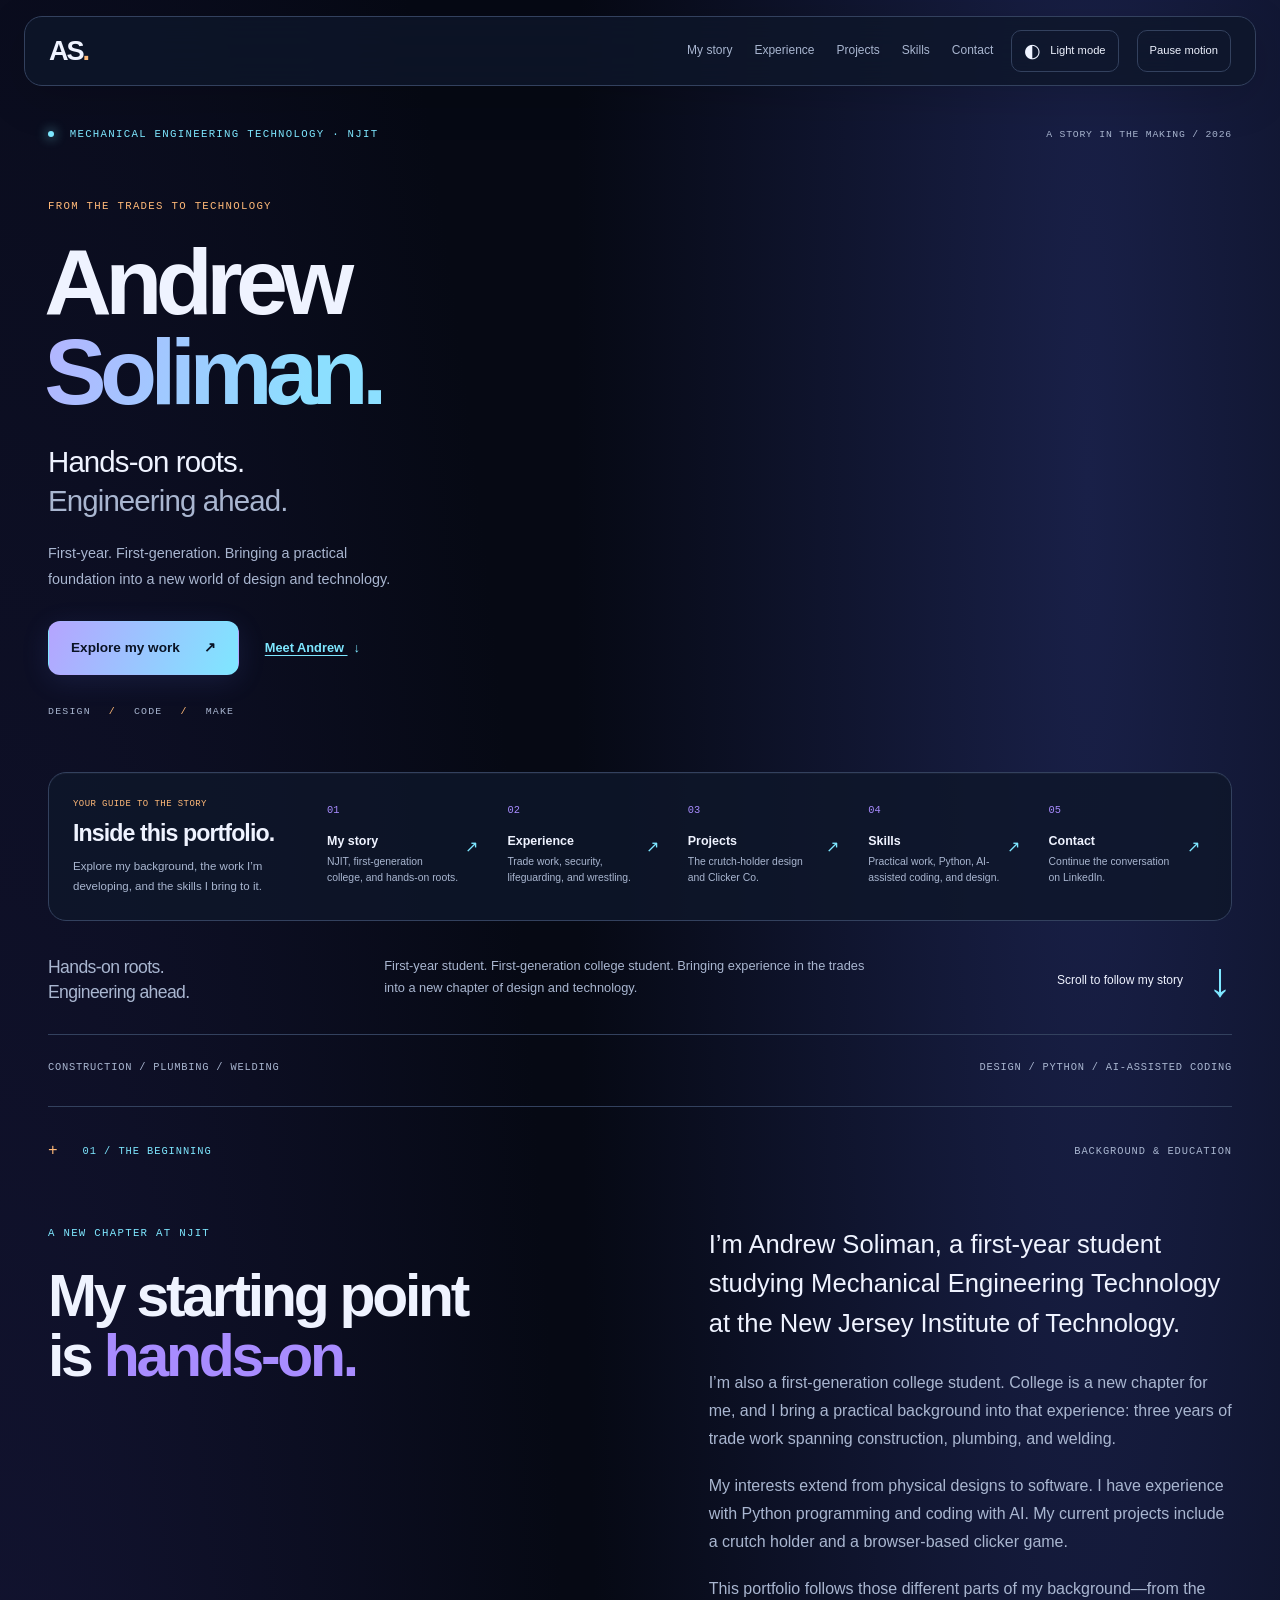
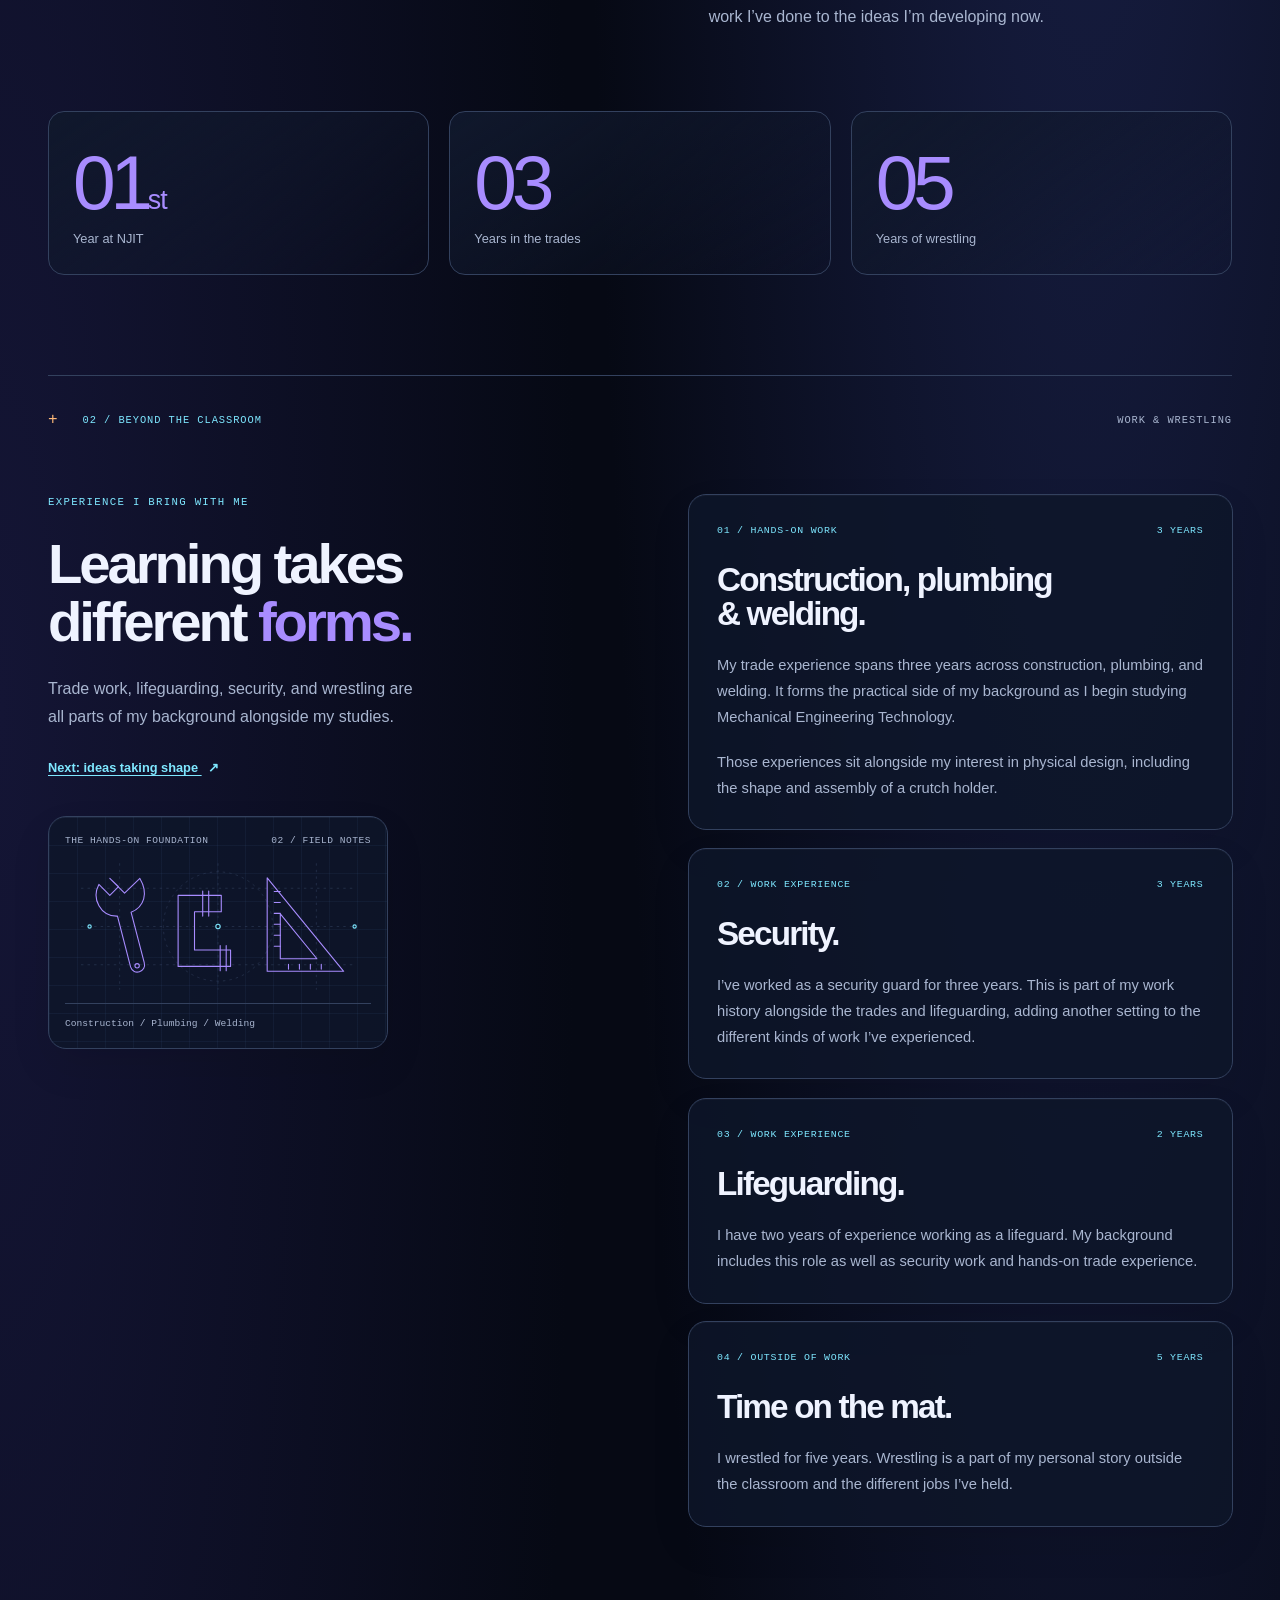
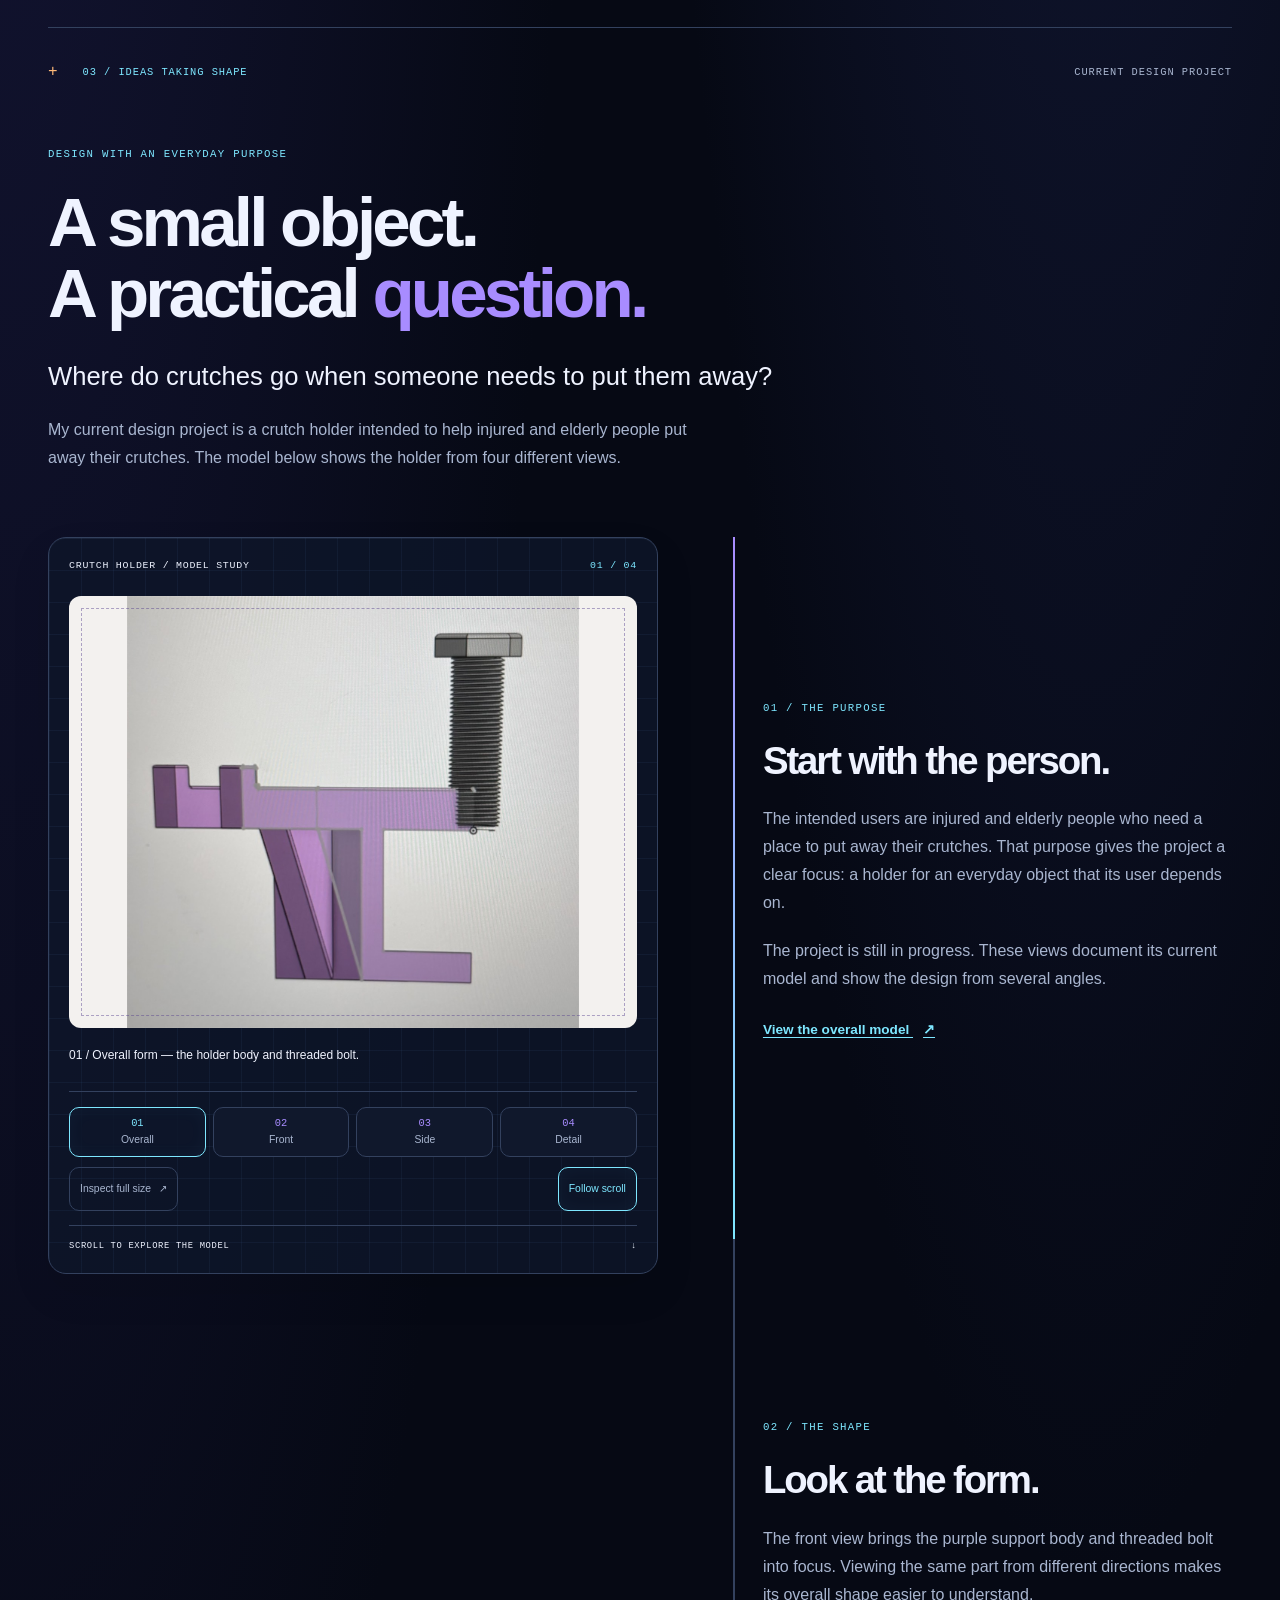
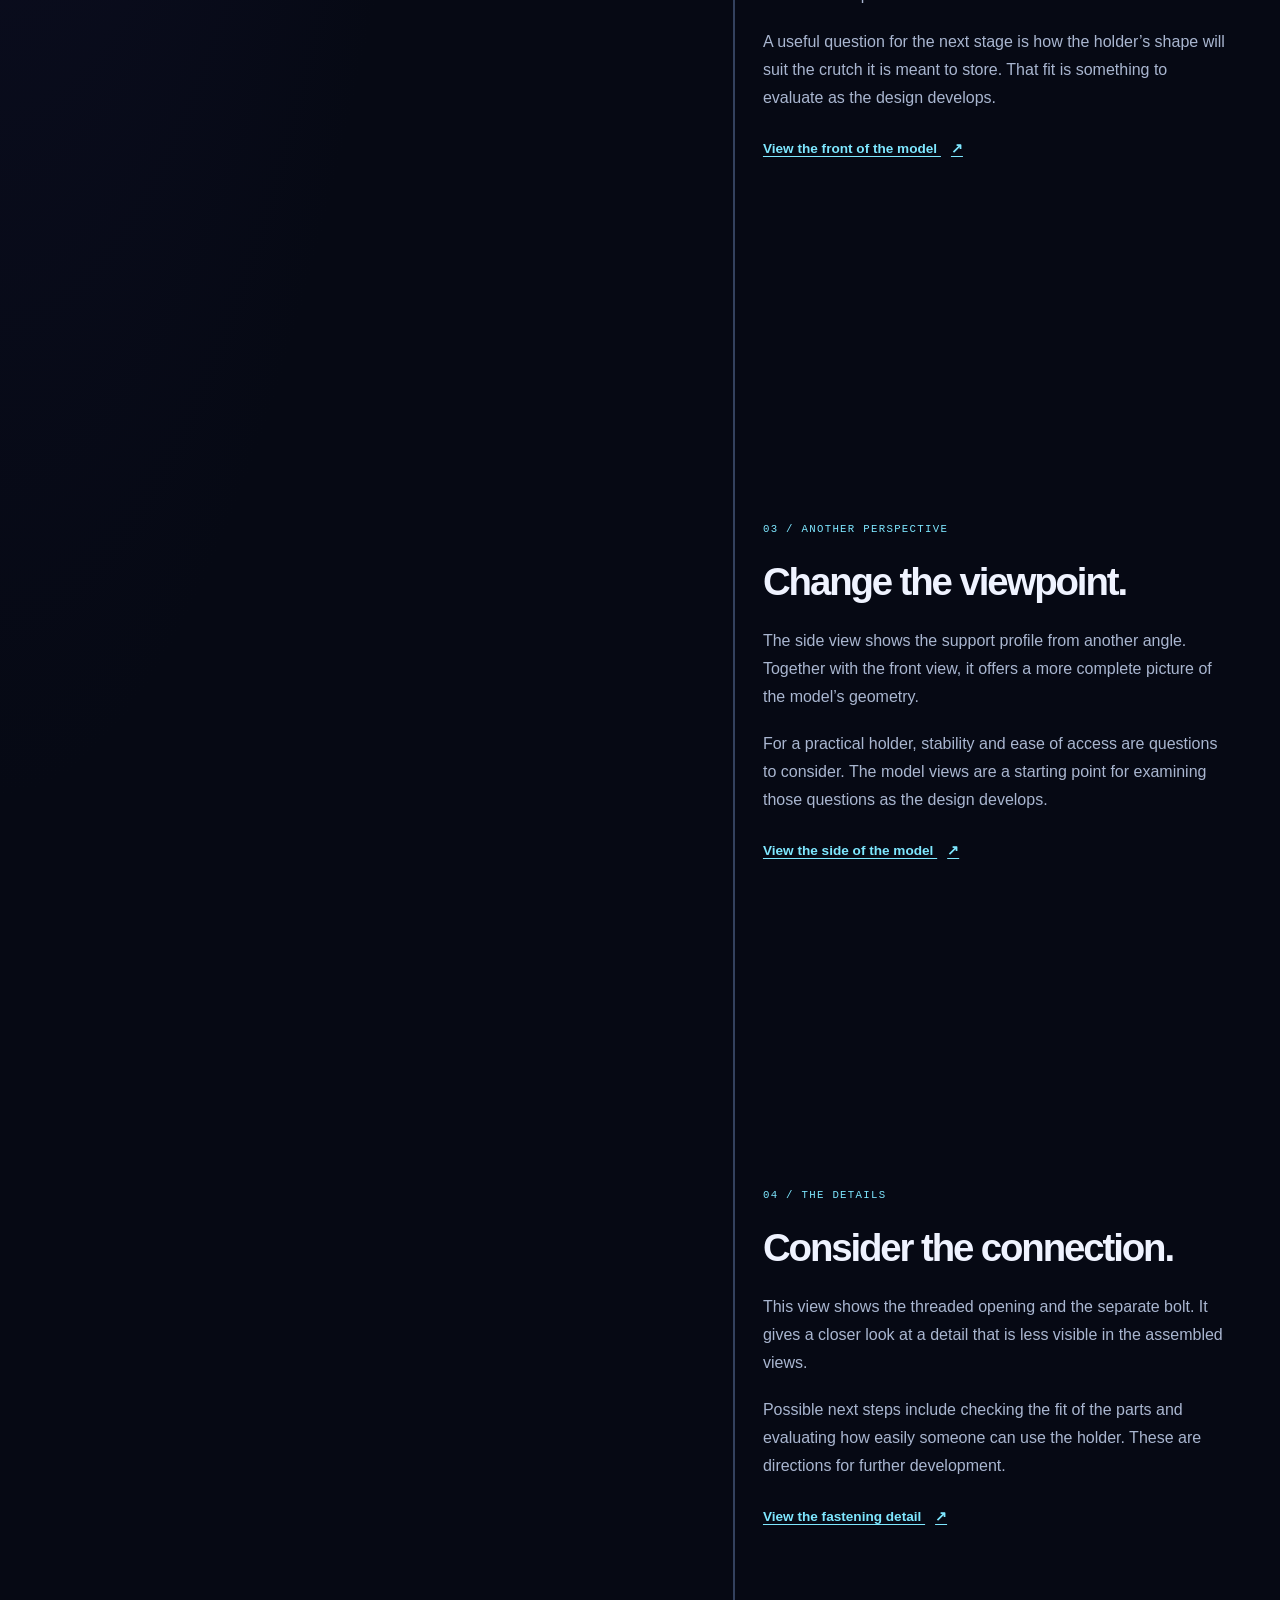
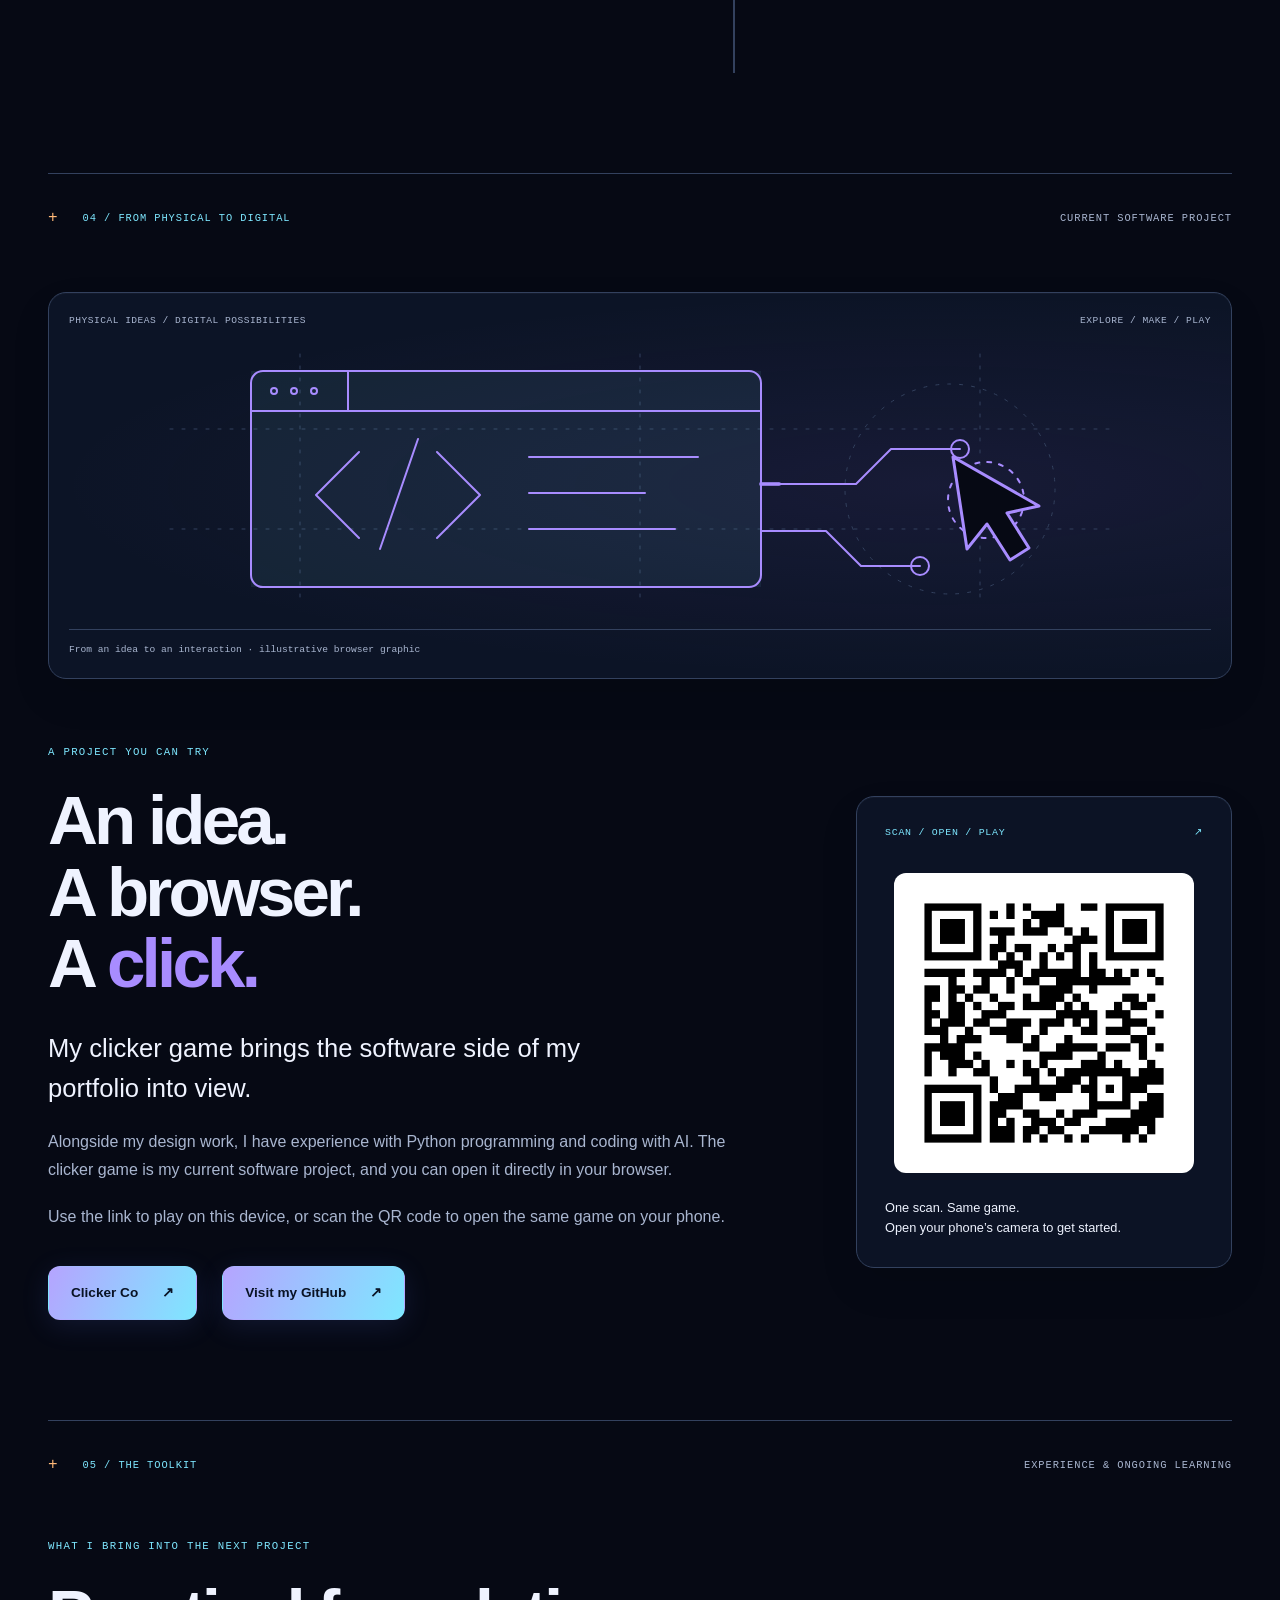
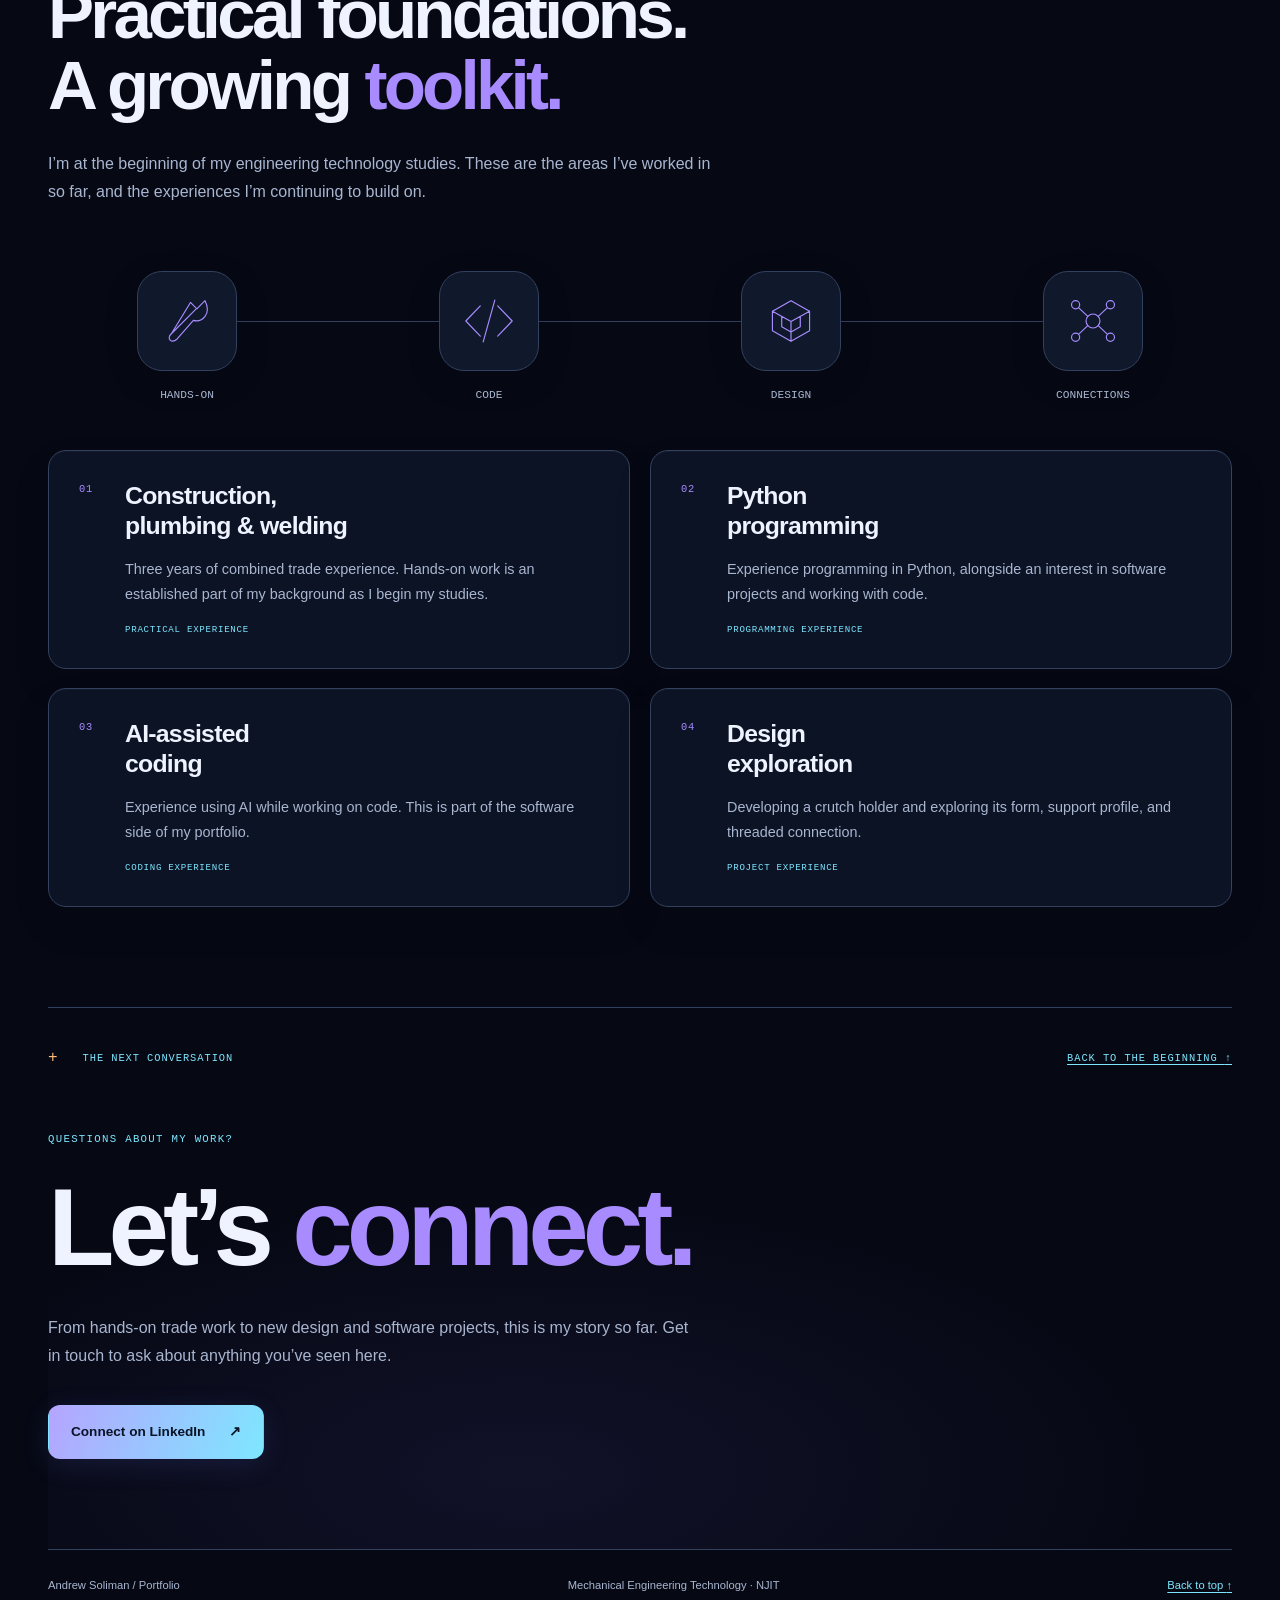
<file: index.html>
<!DOCTYPE html>
<html lang="en" data-theme="dark">
<head>
  <meta charset="UTF-8">
  <meta name="viewport" content="width=device-width, initial-scale=1">
  <meta name="description" content="Follow Andrew Soliman’s journey from hands-on trade work to Mechanical Engineering Technology at NJIT. Explore his design projects, code, skills, and background.">
  <meta name="theme-color" content="#060914">
  <title>Andrew Soliman | A Story in the Making</title>
  <link rel="stylesheet" href="css/styles.css">
  <script src="js/script.js" defer></script>
</head>
<body class="hybrid-portfolio immersive-portfolio">
  <a class="skip-link" href="#main">Skip to content</a>
  <header class="site-header">
    <div class="header-inner">
      <a class="brand" href="#home" aria-label="Andrew Soliman, back to the beginning">AS<span aria-hidden="true">.</span></a>
      <span class="header-caption">Andrew Soliman / Portfolio</span>
      <button class="menu-toggle" type="button" aria-expanded="false" aria-controls="site-nav" hidden>Menu <span aria-hidden="true">☰</span></button>
      <nav id="site-nav" aria-label="Story chapters">
        <a href="#about">My story</a>
        <a href="#experience">Experience</a>
        <a href="#projects">Projects</a>
        <a href="#skills">Skills</a>
        <a href="#contact">Contact</a>
      </nav>
      <button class="theme-toggle" type="button" aria-label="Switch to light mode" hidden><span aria-hidden="true">◐</span><span class="theme-label">Light mode</span></button>
      <button class="portfolio-motion-toggle" type="button" aria-pressed="false" hidden>Pause motion</button>
    </div>
    <progress class="reading-progress" max="100" value="0" aria-label="Page reading progress" hidden></progress>
  </header>

  <main id="main" tabindex="-1">
    <section class="hero container" id="home" aria-labelledby="intro-heading">
      <div class="hero-meta"><p class="eyebrow"><span class="status-light" aria-hidden="true"></span> Mechanical Engineering Technology · NJIT</p><span class="edition">A story in the making / 2026</span></div>
      <div class="hero-workbench">
        <div class="hero-identity"><p class="eyebrow">From the trades to technology</p><h1 id="intro-heading">Andrew<br><span>Soliman.</span></h1><p class="hero-design-note">Hands-on roots.<br><span>Engineering ahead.</span></p><p class="hero-summary">First-year. First-generation. Bringing a practical foundation into a new world of design and technology.</p><div class="actions hero-actions"><a class="button" href="#projects">Explore my work <span aria-hidden="true">↗</span></a><a class="text-link" href="#about">Meet Andrew <span aria-hidden="true">↓</span></a></div><div class="hero-disciplines"><span>Design</span><span>Code</span><span>Make</span></div></div>
        <aside class="hero-orbit-panel hero-overview" aria-labelledby="overview-heading">
          <div class="workbench-topline"><span>Your guide to the story</span><span>01 — 05</span></div>
          <h2 id="overview-heading">Inside this portfolio.</h2>
          <p class="overview-intro">Explore my background, the work I’m developing, and the skills I bring to it.</p>
          <ol class="hero-overview-links">
            <li><a href="#about"><span class="overview-number" aria-hidden="true">01</span><span><strong>My story</strong><span class="overview-description">NJIT, first-generation college, and hands-on roots.</span></span><span aria-hidden="true">↗</span></a></li>
            <li><a href="#experience"><span class="overview-number" aria-hidden="true">02</span><span><strong>Experience</strong><span class="overview-description">Trade work, security, lifeguarding, and wrestling.</span></span><span aria-hidden="true">↗</span></a></li>
            <li><a href="#projects"><span class="overview-number" aria-hidden="true">03</span><span><strong>Projects</strong><span class="overview-description">The crutch-holder design and Clicker Co.</span></span><span aria-hidden="true">↗</span></a></li>
            <li><a href="#skills"><span class="overview-number" aria-hidden="true">04</span><span><strong>Skills</strong><span class="overview-description">Practical work, Python, AI-assisted coding, and design.</span></span><span aria-hidden="true">↗</span></a></li>
            <li><a href="#contact"><span class="overview-number" aria-hidden="true">05</span><span><strong>Contact</strong><span class="overview-description">Continue the conversation on LinkedIn.</span></span><span aria-hidden="true">↗</span></a></li>
          </ol>
        </aside>
      </div>
      <div class="hero-bottom">
        <div><p class="hero-statement">Hands-on roots.<br>Engineering ahead.</p><p class="hero-intro">First-year student. First-generation college student. Bringing experience in the trades into a new chapter of design and technology.</p></div>
        <a class="scroll-link" href="#about"><span>Scroll to follow my story</span><span class="scroll-arrow" aria-hidden="true">↓</span></a>
      </div>
      <div class="hero-footnote"><span>Construction / Plumbing / Welding</span><span>Design / Python / AI-assisted coding</span></div>
    </section>

    <section class="chapter container" id="about" data-chapter="My story" aria-labelledby="about-heading">
      <div class="chapter-marker"><span>01 / The beginning</span><span>Background &amp; education</span></div>
      <div class="intro-grid">
        <div><p class="eyebrow">A new chapter at NJIT</p><h2 id="about-heading">My starting point<br>is <em>hands-on.</em></h2></div>
        <div class="prose">
          <p class="lead">I’m Andrew Soliman, a first-year student studying Mechanical Engineering Technology at the New Jersey Institute of Technology.</p>
          <p>I’m also a first-generation college student. College is a new chapter for me, and I bring a practical background into that experience: three years of trade work spanning construction, plumbing, and welding.</p>
          <p>My interests extend from physical designs to software. I have experience with Python programming and coding with AI. My current projects include a crutch holder and a browser-based clicker game.</p>
          <p>This portfolio follows those different parts of my background—from the work I’ve done to the ideas I’m developing now.</p>
        </div>
      </div>
      <div class="fact-strip" aria-label="Background at a glance">
        <div><strong>01<span>st</span></strong><p>Year at NJIT</p></div>
        <div><strong>03</strong><p>Years in the trades</p></div>
        <div><strong>05</strong><p>Years of wrestling</p></div>
      </div>
    </section>

    <section class="chapter container" id="experience" data-chapter="Experience" aria-labelledby="experience-heading">
      <div class="chapter-marker"><span>02 / Beyond the classroom</span><span>Work &amp; wrestling</span></div>
      <div class="experience-layout">
        <div class="sticky-heading">
          <p class="eyebrow">Experience I bring with me</p><h2 id="experience-heading">Learning takes<br>different <em>forms.</em></h2>
          <p>Trade work, lifeguarding, security, and wrestling are all parts of my background alongside my studies.</p>
          <a class="text-link" href="#projects">Next: ideas taking shape <span aria-hidden="true">↗</span></a>
          <figure class="portfolio-graphic trade-graphic">
            <div class="graphic-topline"><span>The hands-on foundation</span><span>02 / Field notes</span></div>
            <svg viewBox="0 0 560 280" role="img" aria-label="Orange line illustration of a wrench, a pipe connection, and a construction square.">
              <g class="graphic-guides"><path d="M30 70H530M30 140H530M30 210H530M100 25V255M280 25V255M460 25V255"/><circle cx="280" cy="140" r="100"/></g>
              <g class="graphic-solid"><path d="M82 52L109 79L137 52C153 79 145 104 121 114L145 206C150 223 125 231 120 214L96 121C65 122 48 89 62 63L82 83L98 67Z"/><circle cx="132" cy="212" r="4"/>
                <path d="M207 83H286V113H237V183H303V213H207Z"/><path d="M252 75V121M263 75V121M295 175V221M284 175V221"/>
                <path d="M370 51V222H510ZM394 117V199H461Z"/><path d="M383 76H394M383 96H394M383 116H394M383 136H394M383 156H394M383 176H394M409 209V218M429 209V218M449 209V218M469 209V218"/>
              </g><g class="graphic-nodes"><circle cx="280" cy="140" r="4"/><circle cx="45" cy="140" r="3"/><circle cx="530" cy="140" r="3"/></g>
            </svg>
            <figcaption>Construction / Plumbing / Welding</figcaption>
          </figure>
        </div>
        <div class="experience-list">
          <article><div class="experience-meta"><span>01 / Hands-on work</span><span>3 years</span></div><h3>Construction, plumbing<br>&amp; welding.</h3><p>My trade experience spans three years across construction, plumbing, and welding. It forms the practical side of my background as I begin studying Mechanical Engineering Technology.</p><p>Those experiences sit alongside my interest in physical design, including the shape and assembly of a crutch holder.</p></article>
          <article><div class="experience-meta"><span>02 / Work experience</span><span>3 years</span></div><h3>Security.</h3><p>I’ve worked as a security guard for three years. This is part of my work history alongside the trades and lifeguarding, adding another setting to the different kinds of work I’ve experienced.</p></article>
          <article><div class="experience-meta"><span>03 / Work experience</span><span>2 years</span></div><h3>Lifeguarding.</h3><p>I have two years of experience working as a lifeguard. My background includes this role as well as security work and hands-on trade experience.</p></article>
          <article><div class="experience-meta"><span>04 / Outside of work</span><span>5 years</span></div><h3>Time on the mat.</h3><p>I wrestled for five years. Wrestling is a part of my personal story outside the classroom and the different jobs I’ve held.</p></article>
        </div>
      </div>
    </section>

    <section class="chapter container" id="projects" data-chapter="Projects" aria-labelledby="projects-heading">
      <div class="chapter-marker"><span>03 / Ideas taking shape</span><span>Current design project</span></div>
      <div class="project-intro">
        <p class="eyebrow">Design with an everyday purpose</p><h2 id="projects-heading">A small object.<br>A practical <em>question.</em></h2>
        <p class="lead">Where do crutches go when someone needs to put them away?</p>
        <p>My current design project is a crutch holder intended to help injured and elderly people put away their crutches. The model below shows the holder from four different views.</p>
      </div>
      <div class="design-story" id="crutch-holder">
        <figure class="design-stage">
          <div class="stage-heading"><span>Crutch holder / Model study</span><span class="scene-counter">01 / 04</span></div>
          <div class="model-inspection"><a class="stage-image-link" href="images/crutch-holder-angle.jpg" aria-label="Open the current crutch-holder model view at full size"><img class="stage-image" src="images/crutch-holder-angle.jpg" alt="Purple crutch-holder model showing its support body and threaded bolt." width="1200" height="1149" loading="lazy"></a><span class="inspection-scan" aria-hidden="true"></span><span class="inspection-corners" aria-hidden="true"></span></div>
          <figcaption class="stage-caption">01 / Overall form — the holder body and threaded bolt.</figcaption>
          <div class="model-controls" hidden>
            <div class="model-views" role="group" aria-label="Choose a crutch-holder view"><button type="button" data-model-view="0" aria-pressed="true">01 <span>Overall</span></button><button type="button" data-model-view="1" aria-pressed="false">02 <span>Front</span></button><button type="button" data-model-view="2" aria-pressed="false">03 <span>Side</span></button><button type="button" data-model-view="3" aria-pressed="false">04 <span>Detail</span></button></div>
            <div class="model-tools"><button class="model-zoom" type="button">Inspect full size <span aria-hidden="true">↗</span></button><button class="model-follow" type="button" aria-pressed="true">Follow scroll</button></div>
          </div>
          <p class="stage-note"><span class="model-mode">Scroll to explore the model</span><span aria-hidden="true">↓</span></p>
        </figure>
        <div class="design-steps">
          <article class="design-step is-active" data-image="images/crutch-holder-angle.jpg" data-alt="Purple crutch-holder model showing its support body and threaded bolt." data-caption="01 / Overall form — the holder body and threaded bolt.">
            <p class="eyebrow">01 / The purpose</p><h3>Start with the person.</h3>
            <p>The intended users are injured and elderly people who need a place to put away their crutches. That purpose gives the project a clear focus: a holder for an everyday object that its user depends on.</p>
            <p>The project is still in progress. These views document its current model and show the design from several angles.</p>
            <a class="model-view-link" href="images/crutch-holder-angle.jpg">View the overall model <span aria-hidden="true">↗</span></a>
          </article>
          <article class="design-step" data-image="images/crutch-holder-front.jpg" data-alt="Front view of the crutch-holder model with a purple body and a vertical threaded bolt." data-caption="02 / Front view — a closer look at the holder’s shape.">
            <p class="eyebrow">02 / The shape</p><h3>Look at the form.</h3>
            <p>The front view brings the purple support body and threaded bolt into focus. Viewing the same part from different directions makes its overall shape easier to understand.</p>
            <p>A useful question for the next stage is how the holder’s shape will suit the crutch it is meant to store. That fit is something to evaluate as the design develops.</p>
            <a class="model-view-link" href="images/crutch-holder-front.jpg">View the front of the model <span aria-hidden="true">↗</span></a>
          </article>
          <article class="design-step" data-image="images/crutch-holder-side.jpg" data-alt="Side view showing the crutch holder’s support profile and threaded bolt." data-caption="03 / Side view — the support profile in context.">
            <p class="eyebrow">03 / Another perspective</p><h3>Change the viewpoint.</h3>
            <p>The side view shows the support profile from another angle. Together with the front view, it offers a more complete picture of the model’s geometry.</p>
            <p>For a practical holder, stability and ease of access are questions to consider. The model views are a starting point for examining those questions as the design develops.</p>
            <a class="model-view-link" href="images/crutch-holder-side.jpg">View the side of the model <span aria-hidden="true">↗</span></a>
          </article>
          <article class="design-step" data-image="images/crutch-holder-detail.jpg" data-alt="Crutch-holder detail showing a threaded opening in the purple body and the separate bolt." data-caption="04 / Fastening detail — the threaded opening and separate bolt.">
            <p class="eyebrow">04 / The details</p><h3>Consider the connection.</h3>
            <p>This view shows the threaded opening and the separate bolt. It gives a closer look at a detail that is less visible in the assembled views.</p>
            <p>Possible next steps include checking the fit of the parts and evaluating how easily someone can use the holder. These are directions for further development.</p>
            <a class="model-view-link" href="images/crutch-holder-detail.jpg">View the fastening detail <span aria-hidden="true">↗</span></a>
          </article>
        </div>
      </div>
    </section>

    <section class="chapter container" id="software" data-chapter="Projects" aria-labelledby="software-heading">
      <div class="chapter-marker"><span>04 / From physical to digital</span><span>Current software project</span></div>
      <figure class="portfolio-graphic browser-graphic">
        <div class="graphic-topline"><span>Physical ideas / Digital possibilities</span><span>Explore / Make / Play</span></div>
        <svg viewBox="0 0 1000 300" role="img" aria-label="Illustrative browser window with code brackets, connected blocks, and a pointer. This is decorative art, not a game screenshot.">
          <g class="graphic-guides"><path d="M30 100H970M30 200H970M160 25V275M500 25V275M840 25V275"/><circle cx="810" cy="160" r="105"/></g>
          <path class="graphic-wash" d="M111 42H621V258H111Z"/>
          <g class="graphic-solid"><rect x="111" y="42" width="510" height="216" rx="12"/><path d="M111 82H621M208 42V82"/><circle cx="134" cy="62" r="3"/><circle cx="154" cy="62" r="3"/><circle cx="174" cy="62" r="3"/>
            <path d="M219 123L176 166L219 209M297 123L340 166L297 209M278 110L240 220M389 128H558M389 164H505M389 200H535"/>
            <path d="M621 155H716L751 120H820M621 202H686L721 237H780"/><circle cx="820" cy="120" r="9"/><circle cx="780" cy="237" r="9"/>
          </g><circle class="graphic-click-ring" cx="846" cy="171" r="38"/><path class="graphic-cursor" d="M813 128L827 220L847 195L870 231L889 219L867 184L899 177Z"/>
          <path class="graphic-signal" d="M621 155H716L751 120H820"/>
        </svg>
        <figcaption>From an idea to an interaction · illustrative browser graphic</figcaption>
      </figure>
      <div class="software-layout">
        <div>
          <p class="eyebrow">A project you can try</p><h2 id="software-heading">An idea.<br>A browser.<br>A <em>click.</em></h2>
          <p class="lead">My clicker game brings the software side of my portfolio into view.</p>
          <p>Alongside my design work, I have experience with Python programming and coding with AI. The clicker game is my current software project, and you can open it directly in your browser.</p>
          <p>Use the link to play on this device, or scan the QR code to open the same game on your phone.</p>
          <div class="actions"><a class="button" href="https://andrewpyc.github.io/Clicker-game-/">Clicker Co <span aria-hidden="true">↗</span></a><a class="button" href="https://github.com/AndrewPYC">Visit my GitHub <span aria-hidden="true">↗</span></a></div>
        </div>
        <figure class="qr-panel"><div class="qr-topline"><span>Scan / Open / Play</span><span aria-hidden="true">↗</span></div><a href="https://andrewpyc.github.io/Clicker-game-/"><img src="images/clicker-game-qr.png" alt="QR code for Andrew Soliman’s clicker game. Select the image to play." width="300" height="300" loading="lazy"></a><figcaption>One scan. Same game.<br>Open your phone’s camera to get started.</figcaption></figure>
      </div>
    </section>

    <section class="chapter container" id="skills" data-chapter="Skills" aria-labelledby="skills-heading">
      <div class="chapter-marker"><span>05 / The toolkit</span><span>Experience &amp; ongoing learning</span></div>
      <div class="section-heading"><p class="eyebrow">What I bring into the next project</p><h2 id="skills-heading">Practical foundations.<br>A growing <em>toolkit.</em></h2><p>I’m at the beginning of my engineering technology studies. These are the areas I’ve worked in so far, and the experiences I’m continuing to build on.</p></div>
      <div class="toolkit-graphic" aria-hidden="true">
        <div><svg viewBox="0 0 100 100" fill="none"><path d="M23 72L65 30M56 18L67 29L81 15C93 38 76 53 61 49L33 81C23 90 14 80 23 72Z"/></svg><span>Hands-on</span></div>
        <div><svg viewBox="0 0 100 100" fill="none"><path d="M35 24L10 50L35 76M65 24L90 50L65 76M60 14L40 86"/></svg><span>Code</span></div>
        <div><svg viewBox="0 0 100 100" fill="none"><path d="M50 15L82 33V67L50 85L18 67V33ZM18 33L50 51L82 33M50 51V85M34 42V60L50 69L66 60V42"/></svg><span>Design</span></div>
        <div><svg viewBox="0 0 100 100" fill="none"><circle cx="50" cy="50" r="12"/><circle cx="20" cy="22" r="7"/><circle cx="80" cy="22" r="7"/><circle cx="20" cy="78" r="7"/><circle cx="80" cy="78" r="7"/><path d="M25 27L41 42M59 42L75 27M25 73L41 58M59 58L75 73"/></svg><span>Connections</span></div>
      </div>
      <div class="skill-table">
        <article><span class="skill-index">01</span><h3>Construction,<br>plumbing &amp; welding</h3><p>Three years of combined trade experience. Hands-on work is an established part of my background as I begin my studies.</p><span class="skill-type">Practical experience</span></article>
        <article><span class="skill-index">02</span><h3>Python<br>programming</h3><p>Experience programming in Python, alongside an interest in software projects and working with code.</p><span class="skill-type">Programming experience</span></article>
        <article><span class="skill-index">03</span><h3>AI-assisted<br>coding</h3><p>Experience using AI while working on code. This is part of the software side of my portfolio.</p><span class="skill-type">Coding experience</span></article>
        <article><span class="skill-index">04</span><h3>Design<br>exploration</h3><p>Developing a crutch holder and exploring its form, support profile, and threaded connection.</p><span class="skill-type">Project experience</span></article>
      </div>
    </section>

    <section class="contact-section container" id="contact" data-chapter="Contact" aria-labelledby="contact-heading">
      <div class="chapter-marker"><span>The next conversation</span><a href="#home">Back to the beginning <span aria-hidden="true">↑</span></a></div>
      <p class="eyebrow">Questions about my work?</p><h2 id="contact-heading">Let’s <em>connect.</em></h2>
      <p class="contact-intro">From hands-on trade work to new design and software projects, this is my story so far. Get in touch to ask about anything you’ve seen here.</p>
      <div class="actions"><a class="button" href="https://www.linkedin.com/in/andrew-soliman-477185449/">Connect on LinkedIn <span aria-hidden="true">↗</span></a></div>
    </section>
  </main>
  <dialog class="model-dialog" aria-labelledby="model-dialog-title">
    <div class="dialog-heading"><div><p class="eyebrow">Crutch holder / Model inspection</p><h2 id="model-dialog-title">A closer look.</h2></div><button class="dialog-close" type="button" autofocus>Close <span aria-hidden="true">×</span></button></div>
    <img class="dialog-image" src="images/crutch-holder-angle.jpg" alt="Purple crutch-holder model showing its support body and threaded bolt." width="1200" height="1149" loading="lazy">
    <div class="dialog-bottom"><button class="dialog-prev" type="button" aria-label="Previous model view">← Previous</button><p class="dialog-caption" aria-live="polite">01 / Overall form</p><button class="dialog-next" type="button" aria-label="Next model view">Next →</button></div>
  </dialog>
  <footer class="site-footer container"><p>Andrew Soliman / Portfolio</p><p>Mechanical Engineering Technology · NJIT</p><a href="#home">Back to top <span aria-hidden="true">↑</span></a></footer>
</body>
</html>
</file>
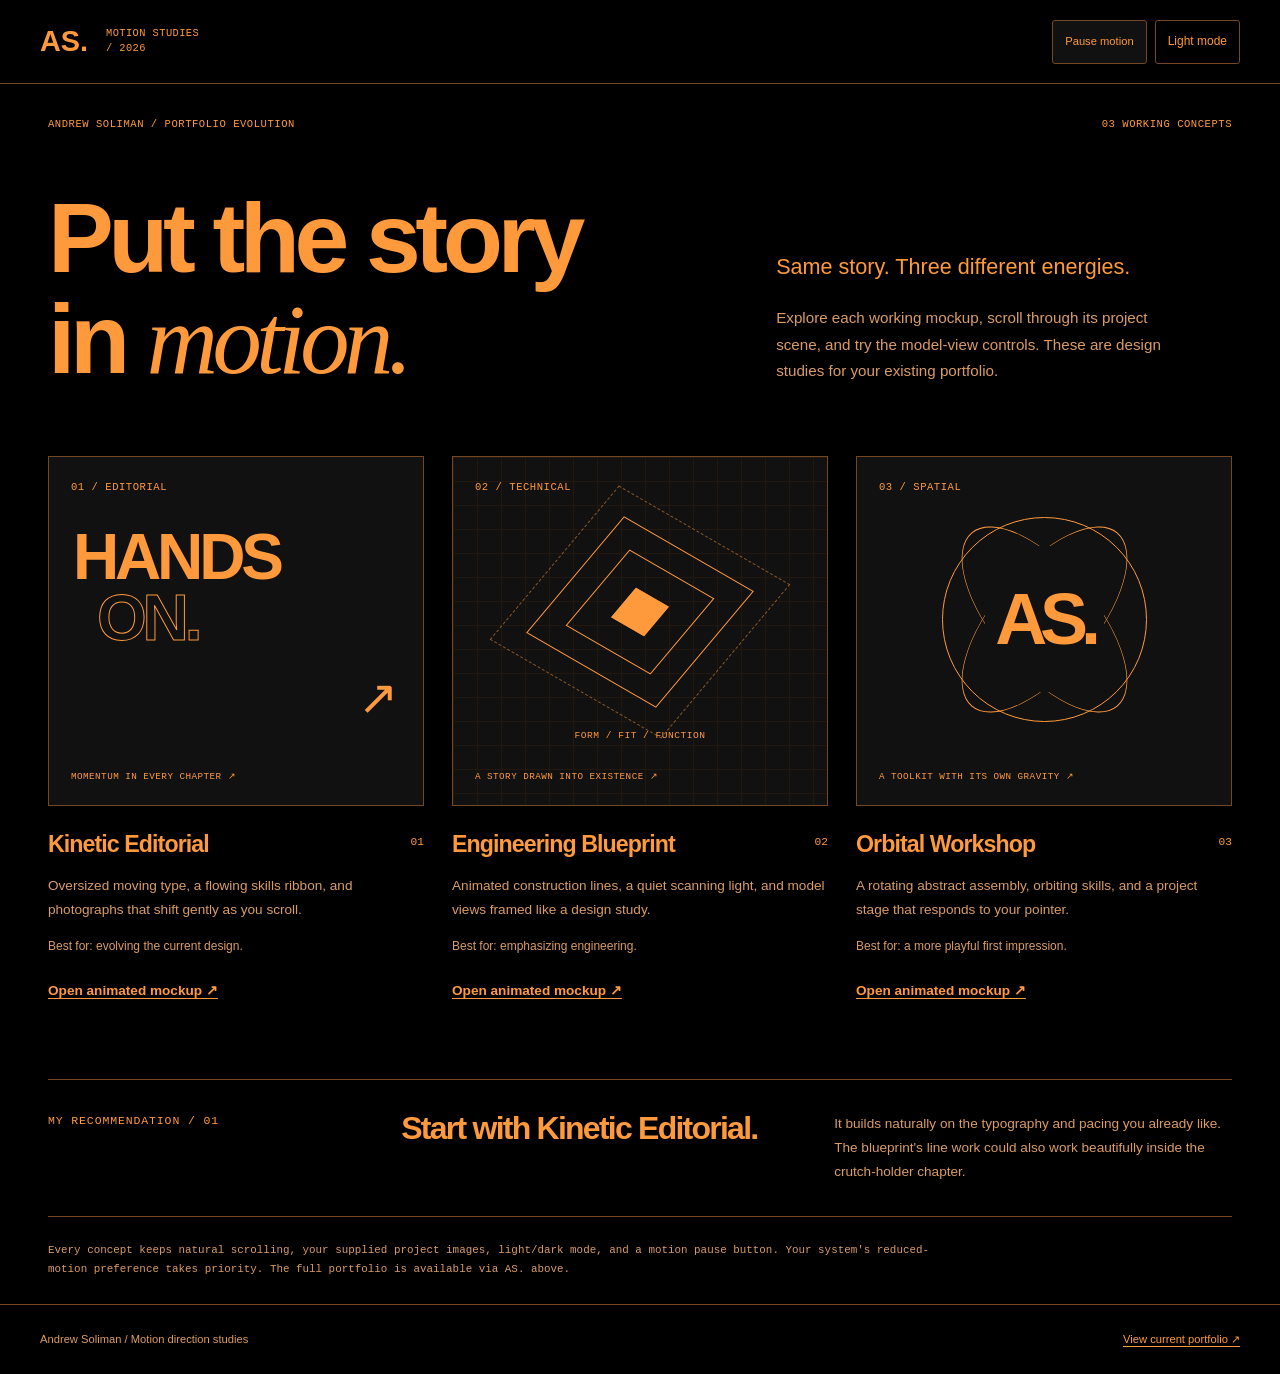
<file: mockups/index.html>
<!DOCTYPE html>
<html lang="en" data-theme="dark">
<head>
  <meta charset="UTF-8">
  <meta name="viewport" content="width=device-width, initial-scale=1">
  <meta name="theme-color" content="#000000">
  <title>Three Motion Directions | Andrew Soliman</title>
  <meta name="description" content="Compare three animated directions for Andrew Soliman's scrollytelling portfolio.">
  <link rel="stylesheet" href="../css/styles.css">
  <script src="../js/script.js" defer></script>
</head>
<body class="motion-mockup motion-gallery">
  <a class="skip-link" href="#main">Skip to concepts</a>
  <header class="lab-header"><a class="lab-brand" href="../index.html">AS. <span>Motion studies / 2026</span></a><div class="lab-controls"><button class="motion-toggle" type="button" aria-pressed="false" hidden>Pause motion</button><button class="theme-toggle" type="button" hidden>Light mode</button></div></header>
  <main id="main" class="lab-main" tabindex="-1">
    <div class="lab-kicker"><span>Andrew Soliman / Portfolio evolution</span><span>03 working concepts</span></div>
    <div class="gallery-intro"><h1>Put the story<br>in <em>motion.</em></h1><div><p>Same story. Three different energies.</p><p>Explore each working mockup, scroll through its project scene, and try the model-view controls. These are design studies for your existing portfolio.</p></div></div>
    <div class="concept-grid">
      <article class="concept-card"><a class="concept-poster poster-editorial" href="kinetic.html" aria-label="Explore Kinetic Editorial"><span class="poster-number">01 / Editorial</span><span class="poster-type">HANDS<br><span>ON.</span></span><span class="poster-sticker" aria-hidden="true">↗</span><span class="poster-bottom">Momentum in every chapter ↗</span></a><div class="concept-title"><h2>Kinetic Editorial</h2><span>01</span></div><p>Oversized moving type, a flowing skills ribbon, and photographs that shift gently as you scroll.</p><p class="concept-fit">Best for: evolving the current design.</p><a class="text-link" href="kinetic.html">Open animated mockup ↗</a></article>
      <article class="concept-card"><a class="concept-poster poster-blueprint" href="blueprint.html" aria-label="Explore Engineering Blueprint"><span class="poster-number">02 / Technical</span><span class="poster-diagram" aria-hidden="true"><span></span></span><span class="poster-technical">FORM / FIT / FUNCTION</span><span class="poster-bottom">A story drawn into existence ↗</span></a><div class="concept-title"><h2>Engineering Blueprint</h2><span>02</span></div><p>Animated construction lines, a quiet scanning light, and model views framed like a design study.</p><p class="concept-fit">Best for: emphasizing engineering.</p><a class="text-link" href="blueprint.html">Open animated mockup ↗</a></article>
      <article class="concept-card"><a class="concept-poster poster-orbital" href="orbital.html" aria-label="Explore Orbital Workshop"><span class="poster-number">03 / Spatial</span><span class="poster-orbit" aria-hidden="true"><span>AS.</span></span><span class="poster-bottom">A toolkit with its own gravity ↗</span></a><div class="concept-title"><h2>Orbital Workshop</h2><span>03</span></div><p>A rotating abstract assembly, orbiting skills, and a project stage that responds to your pointer.</p><p class="concept-fit">Best for: a more playful first impression.</p><a class="text-link" href="orbital.html">Open animated mockup ↗</a></article>
    </div>
    <aside class="lab-recommendation"><p class="eyebrow">My recommendation / 01</p><h2>Start with Kinetic Editorial.</h2><p>It builds naturally on the typography and pacing you already like. The blueprint's line work could also work beautifully inside the crutch-holder chapter.</p></aside>
    <p class="lab-note">Every concept keeps natural scrolling, your supplied project images, light/dark mode, and a motion pause button. Your system's reduced-motion preference takes priority. The full portfolio is available via AS. above.</p>
  </main>
  <footer class="lab-footer"><span>Andrew Soliman / Motion direction studies</span><a href="../index.html">View current portfolio ↗</a></footer>
</body>
</html>
</file>
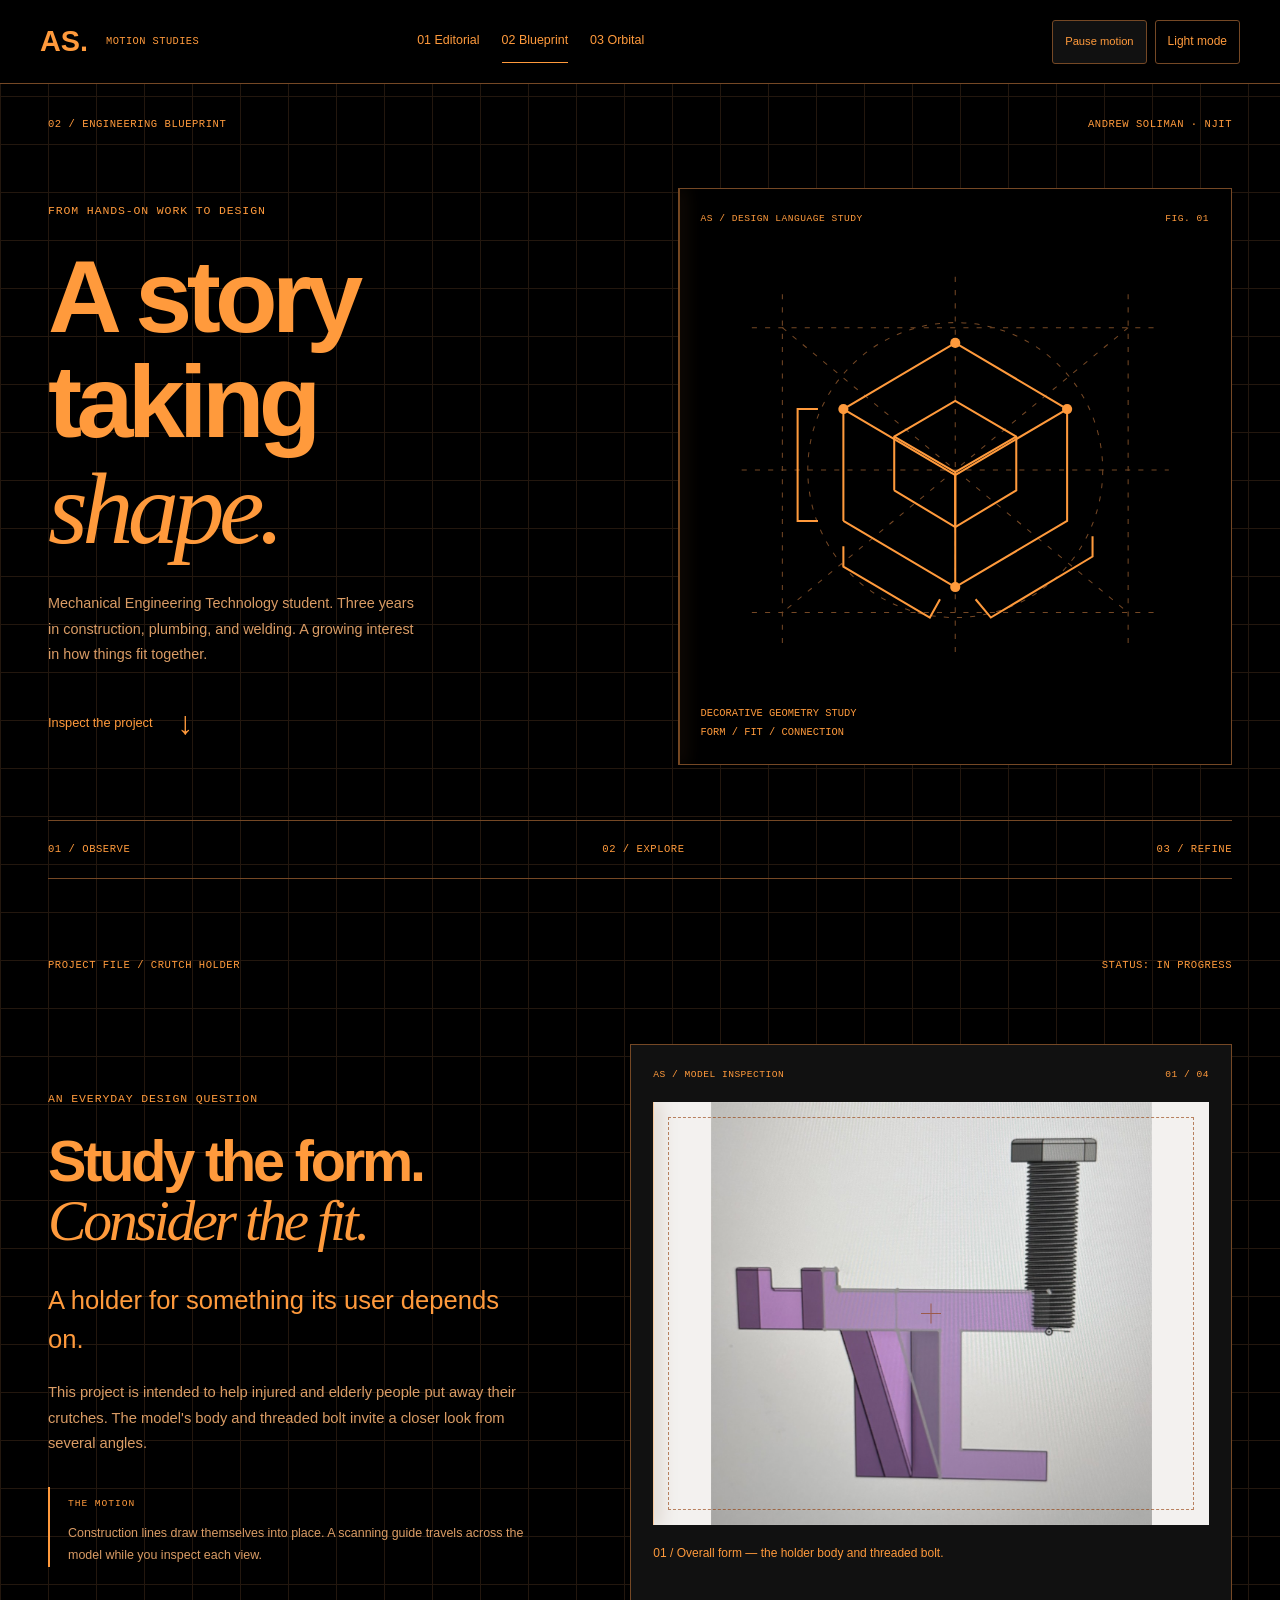
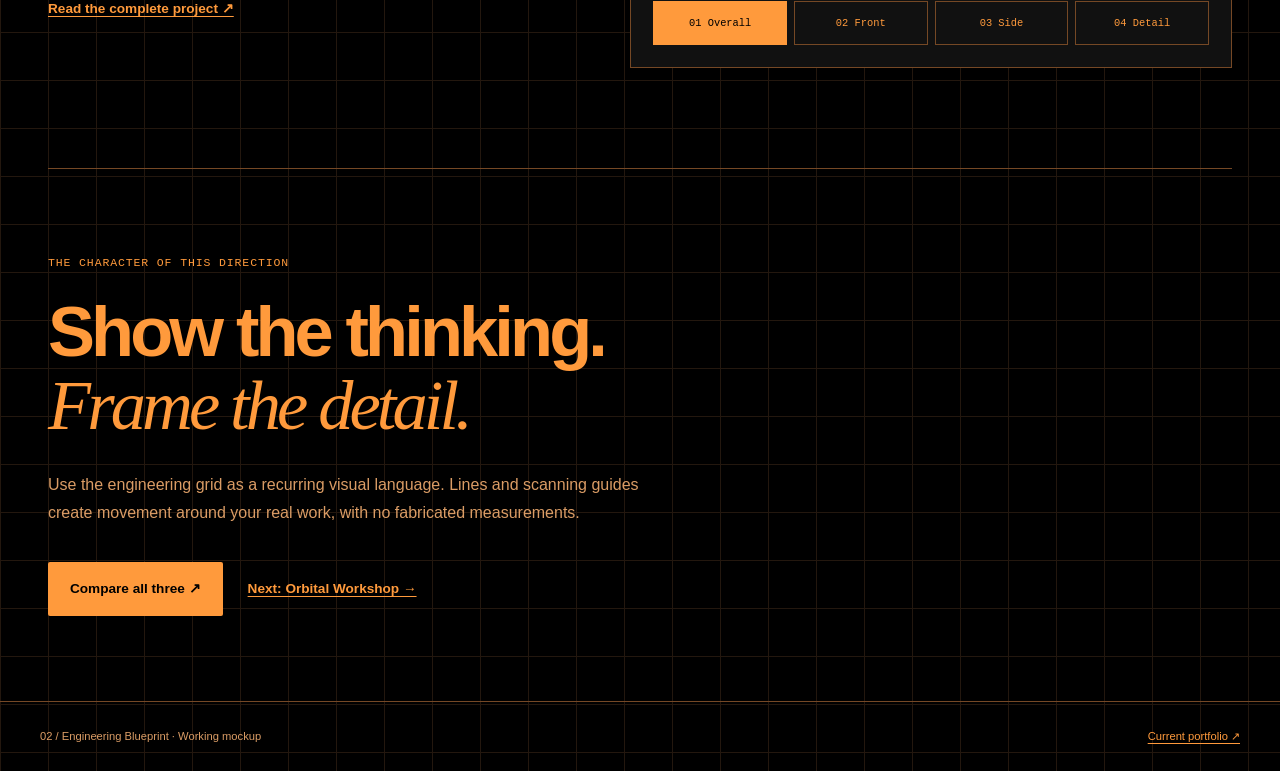
<file: mockups/blueprint.html>
<!DOCTYPE html>
<html lang="en" data-theme="dark">
<head>
  <meta charset="UTF-8"><meta name="viewport" content="width=device-width, initial-scale=1"><meta name="theme-color" content="#000000">
  <title>Engineering Blueprint | Andrew Soliman Motion Study</title>
  <link rel="stylesheet" href="../css/styles.css"><script src="../js/script.js" defer></script>
</head>
<body class="motion-mockup direction-blueprint">
  <a class="skip-link" href="#main">Skip to content</a>
  <header class="lab-header"><a class="lab-brand" href="index.html">AS. <span>Motion studies</span></a><nav class="concept-nav" aria-label="Motion directions"><a href="kinetic.html">01 Editorial</a><a href="blueprint.html" aria-current="page">02 Blueprint</a><a href="orbital.html">03 Orbital</a></nav><div class="lab-controls"><button class="motion-toggle" type="button" aria-pressed="false" hidden>Pause motion</button><button class="theme-toggle" type="button" hidden>Light mode</button></div></header>
  <main id="main" tabindex="-1">
    <section class="blueprint-hero lab-main" aria-labelledby="blueprint-heading"><div class="lab-kicker"><span>02 / Engineering Blueprint</span><span>Andrew Soliman · NJIT</span></div><div class="blueprint-layout"><div><p class="eyebrow">From hands-on work to design</p><h1 id="blueprint-heading">A story<br>taking<br><em>shape.</em></h1><p class="blueprint-intro">Mechanical Engineering Technology student. Three years in construction, plumbing, and welding. A growing interest in how things fit together.</p><a class="lab-scroll" href="#project">Inspect the project <span aria-hidden="true">↓</span></a></div><figure class="blueprint-drawing"><div class="drawing-meta"><span>AS / Design language study</span><span>FIG. 01</span></div><svg class="engineering-lines" viewBox="0 0 500 470" fill="none" aria-hidden="true"><g class="construction-lines"><path d="M50 380H450M80 410V60M420 410V60M50 100H450M250 50V420M40 240H460"/><circle cx="250" cy="240" r="145"/><path d="M80 100L420 380M420 100L80 380"/></g><g class="drawn-lines"><path d="M140 290V180L250 115L360 180V290L250 355Z"/><path d="M140 180L250 245L360 180M250 245V355"/><path d="M190 260V207L250 172L310 207V260L250 296Z"/><path d="M190 207L250 242L310 207M250 242V296"/><path d="M115 180H95V290H115M140 315V335L225 385L235 367M270 367L285 385L385 325V305"/></g><g class="drawing-dots"><circle cx="140" cy="180" r="5"/><circle cx="360" cy="180" r="5"/><circle cx="250" cy="355" r="5"/><circle cx="250" cy="115" r="5"/></g></svg><figcaption>Decorative geometry study<br>Form / Fit / Connection</figcaption><div class="scan-line" aria-hidden="true"></div></figure></div><div class="blueprint-spec"><span>01 / Observe</span><span>02 / Explore</span><span>03 / Refine</span></div></section>
    <section id="project" class="lab-main mock-project blueprint-project" aria-labelledby="project-heading"><div class="lab-kicker"><span>Project file / Crutch holder</span><span>Status: in progress</span></div><div class="mock-project-grid"><div class="mock-project-copy"><p class="eyebrow">An everyday design question</p><h2 id="project-heading">Study the form.<br><em>Consider the fit.</em></h2><p class="lead">A holder for something its user depends on.</p><p>This project is intended to help injured and elderly people put away their crutches. The model's body and threaded bolt invite a closer look from several angles.</p><div class="motion-detail"><span>THE MOTION</span><p>Construction lines draw themselves into place. A scanning guide travels across the model while you inspect each view.</p></div><a class="text-link" href="../index.html#projects">Read the complete project ↗</a></div><figure class="mock-model blueprint-model"><div class="model-topline"><span>AS / Model inspection</span><span class="mock-counter">01 / 04</span></div><div class="blueprint-image-wrap"><a class="mock-image-link" href="../images/crutch-holder-angle.jpg"><img class="mock-image" src="../images/crutch-holder-angle.jpg" width="1200" height="1149" alt="Purple crutch-holder model showing its support body and threaded bolt."></a><span class="model-crosshair" aria-hidden="true"></span><div class="scan-line" aria-hidden="true"></div></div><figcaption class="mock-caption">01 / Overall form — the holder body and threaded bolt.</figcaption><div class="view-buttons" role="group" aria-label="Choose model view"><button type="button" data-view="angle" aria-pressed="true" hidden>01 Overall</button><button type="button" data-view="front" aria-pressed="false" hidden>02 Front</button><button type="button" data-view="side" aria-pressed="false" hidden>03 Side</button><button type="button" data-view="detail" aria-pressed="false" hidden>04 Detail</button></div><noscript><p>Other views: <a href="../images/crutch-holder-front.jpg">Front</a> / <a href="../images/crutch-holder-side.jpg">Side</a> / <a href="../images/crutch-holder-detail.jpg">Detail</a></p></noscript></figure></div></section>
    <section class="direction-end lab-main"><p class="eyebrow">The character of this direction</p><h2>Show the thinking.<br><em>Frame the detail.</em></h2><p>Use the engineering grid as a recurring visual language. Lines and scanning guides create movement around your real work, with no fabricated measurements.</p><div class="end-actions"><a class="button" href="index.html">Compare all three ↗</a><a class="text-link" href="orbital.html">Next: Orbital Workshop →</a></div></section>
  </main><footer class="lab-footer"><span>02 / Engineering Blueprint · Working mockup</span><a href="../index.html">Current portfolio ↗</a></footer>
</body></html>
</file>
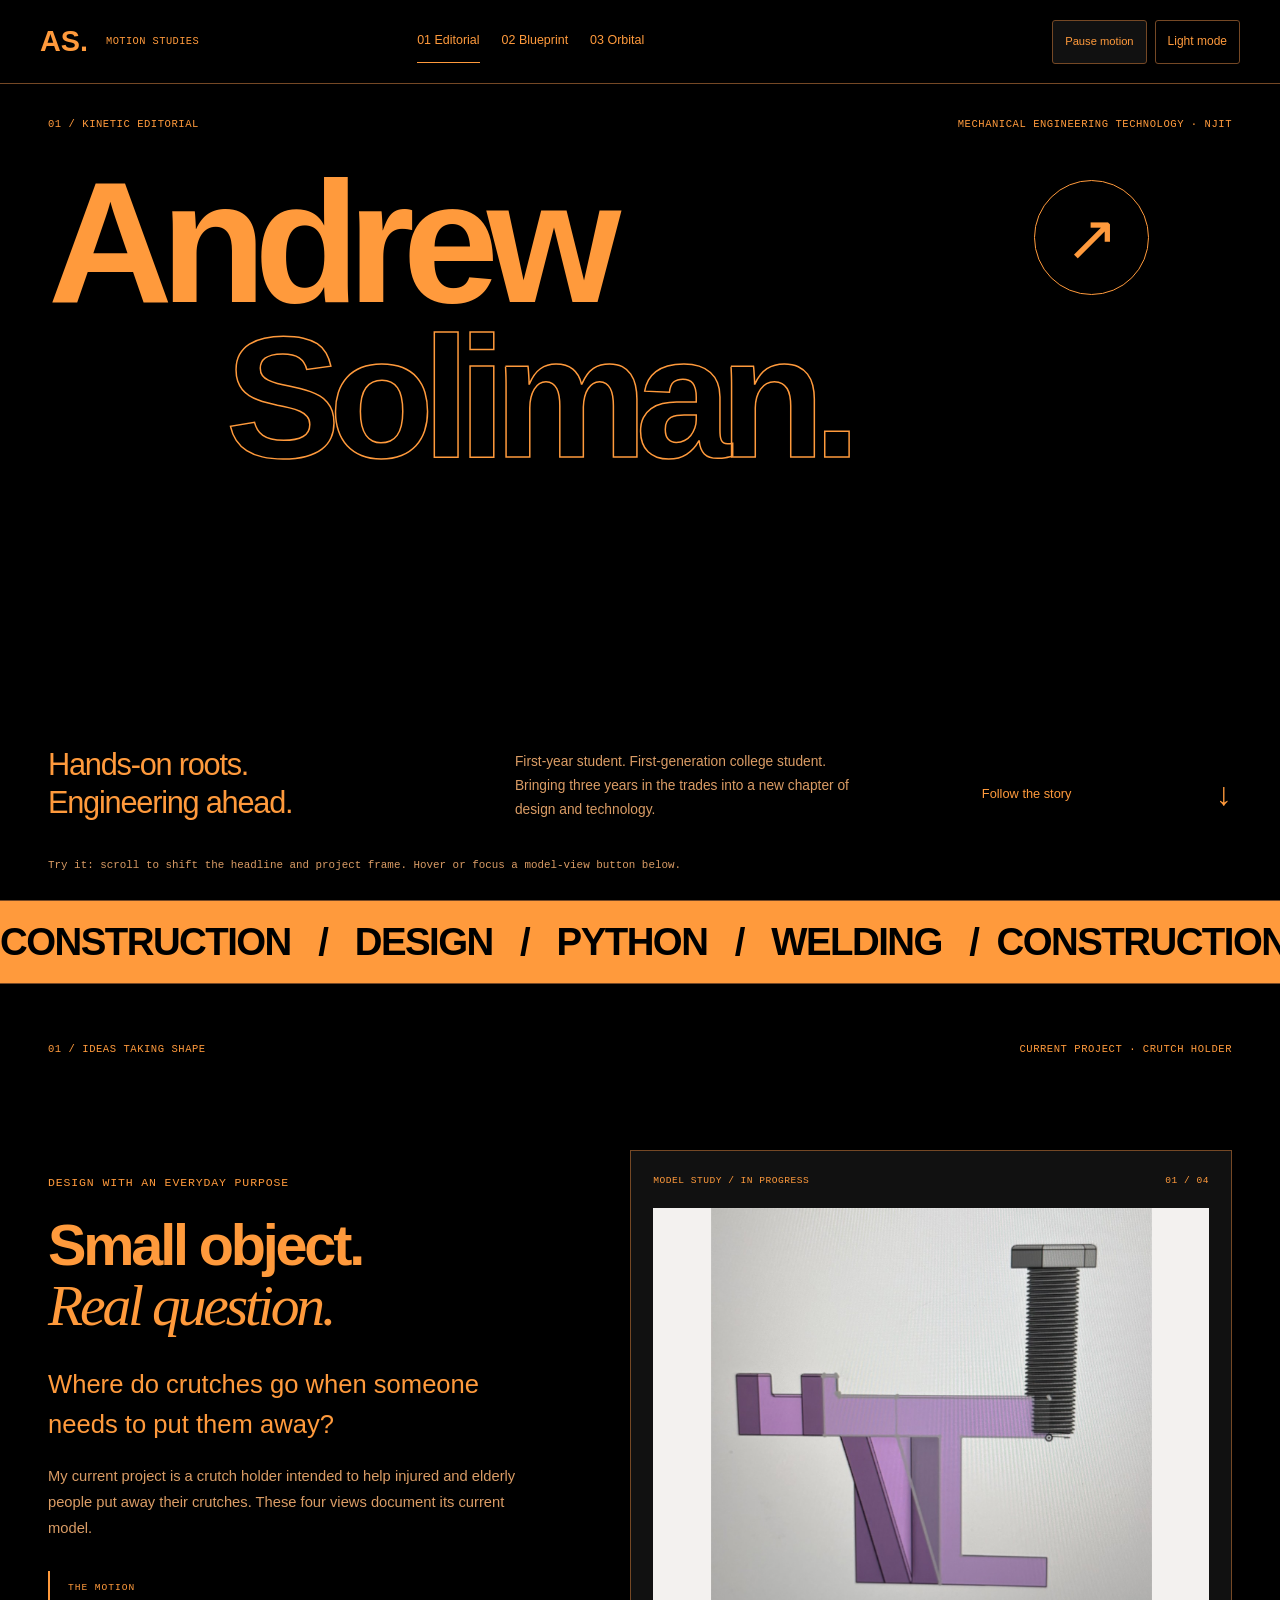
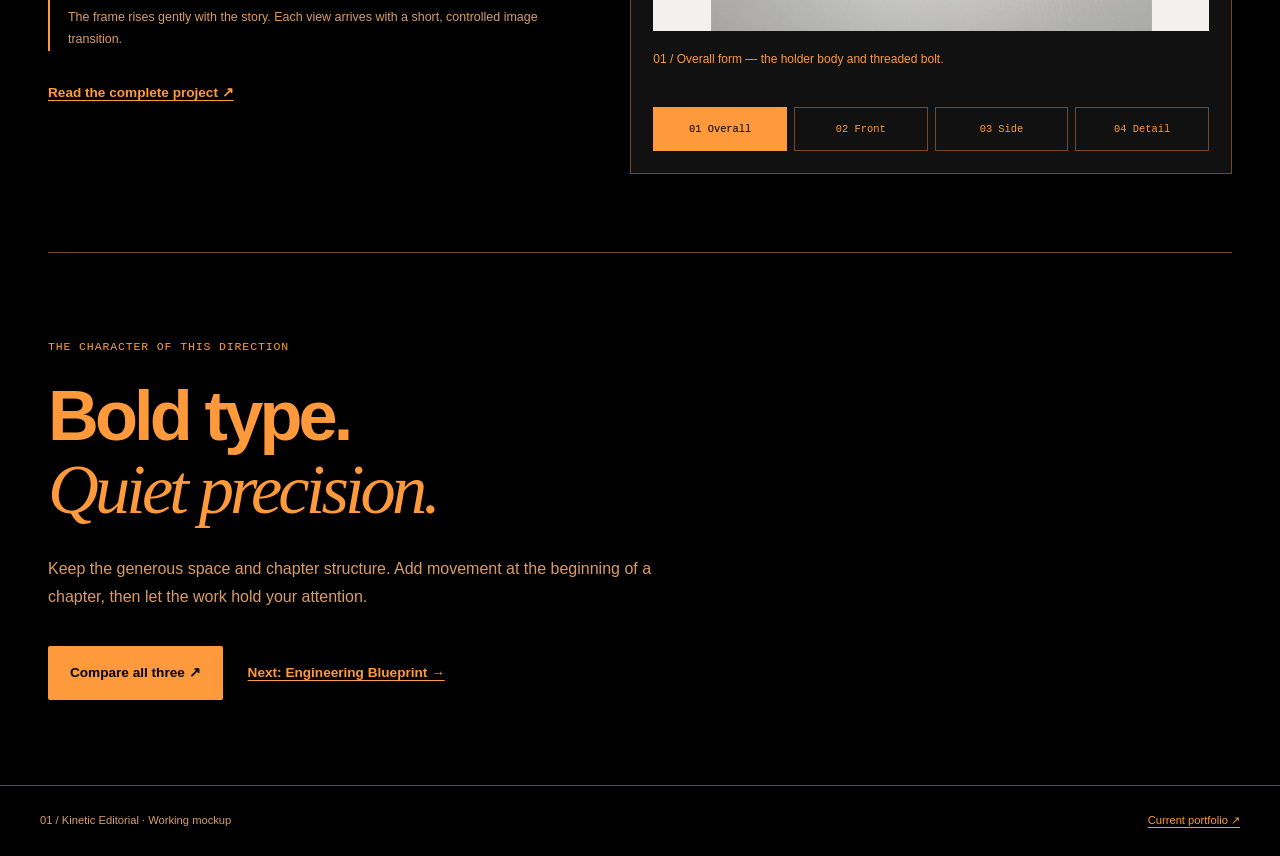
<file: mockups/kinetic.html>
<!DOCTYPE html>
<html lang="en" data-theme="dark">
<head>
  <meta charset="UTF-8"><meta name="viewport" content="width=device-width, initial-scale=1"><meta name="theme-color" content="#000000">
  <title>Kinetic Editorial | Andrew Soliman Motion Study</title>
  <link rel="stylesheet" href="../css/styles.css"><script src="../js/script.js" defer></script>
</head>
<body class="motion-mockup direction-kinetic">
  <a class="skip-link" href="#main">Skip to content</a>
  <header class="lab-header"><a class="lab-brand" href="index.html">AS. <span>Motion studies</span></a><nav class="concept-nav" aria-label="Motion directions"><a href="kinetic.html" aria-current="page">01 Editorial</a><a href="blueprint.html">02 Blueprint</a><a href="orbital.html">03 Orbital</a></nav><div class="lab-controls"><button class="motion-toggle" type="button" aria-pressed="false" hidden>Pause motion</button><button class="theme-toggle" type="button" hidden>Light mode</button></div></header>
  <main id="main" tabindex="-1">
    <section class="kinetic-hero lab-main" aria-labelledby="kinetic-heading">
      <div class="lab-kicker"><span>01 / Kinetic Editorial</span><span>Mechanical Engineering Technology · NJIT</span></div>
      <div class="kinetic-headline"><h1 id="kinetic-heading">Andrew<br><span>Soliman.</span></h1><span class="kinetic-seal" aria-hidden="true">↗</span></div>
      <div class="kinetic-deck"><p class="large-statement">Hands-on roots.<br>Engineering ahead.</p><p>First-year student. First-generation college student. Bringing three years in the trades into a new chapter of design and technology.</p><a class="lab-scroll" href="#project">Follow the story <span aria-hidden="true">↓</span></a></div>
      <p class="lab-note">Try it: scroll to shift the headline and project frame. Hover or focus a model-view button below.</p>
    </section>
    <div class="kinetic-ribbon" aria-hidden="true"><div class="ribbon-track"><span>Construction &nbsp; / &nbsp; Design &nbsp; / &nbsp; Python &nbsp; / &nbsp; Welding &nbsp; / &nbsp; </span><span>Construction &nbsp; / &nbsp; Design &nbsp; / &nbsp; Python &nbsp; / &nbsp; Welding &nbsp; / &nbsp; </span></div></div>
    <section id="project" class="lab-main mock-project kinetic-project" aria-labelledby="project-heading">
      <div class="lab-kicker"><span>01 / Ideas taking shape</span><span>Current project · Crutch holder</span></div>
      <div class="mock-project-grid"><div class="mock-project-copy"><p class="eyebrow">Design with an everyday purpose</p><h2 id="project-heading">Small object.<br><em>Real question.</em></h2><p class="lead">Where do crutches go when someone needs to put them away?</p><p>My current project is a crutch holder intended to help injured and elderly people put away their crutches. These four views document its current model.</p><div class="motion-detail"><span>THE MOTION</span><p>The frame rises gently with the story. Each view arrives with a short, controlled image transition.</p></div><a class="text-link" href="../index.html#projects">Read the complete project ↗</a></div>
      <figure class="mock-model kinetic-model"><div class="model-topline"><span>Model study / In progress</span><span class="mock-counter">01 / 04</span></div><a class="mock-image-link" href="../images/crutch-holder-angle.jpg"><img class="mock-image" src="../images/crutch-holder-angle.jpg" width="1200" height="1149" alt="Purple crutch-holder model showing its support body and threaded bolt."></a><figcaption class="mock-caption">01 / Overall form — the holder body and threaded bolt.</figcaption><div class="view-buttons" role="group" aria-label="Choose model view"><button type="button" data-view="angle" aria-pressed="true" hidden>01 Overall</button><button type="button" data-view="front" aria-pressed="false" hidden>02 Front</button><button type="button" data-view="side" aria-pressed="false" hidden>03 Side</button><button type="button" data-view="detail" aria-pressed="false" hidden>04 Detail</button></div><noscript><p>Other views: <a href="../images/crutch-holder-front.jpg">Front</a> / <a href="../images/crutch-holder-side.jpg">Side</a> / <a href="../images/crutch-holder-detail.jpg">Detail</a></p></noscript></figure></div>
    </section>
    <section class="direction-end lab-main"><p class="eyebrow">The character of this direction</p><h2>Bold type.<br><em>Quiet precision.</em></h2><p>Keep the generous space and chapter structure. Add movement at the beginning of a chapter, then let the work hold your attention.</p><div class="end-actions"><a class="button" href="index.html">Compare all three ↗</a><a class="text-link" href="blueprint.html">Next: Engineering Blueprint →</a></div></section>
  </main><footer class="lab-footer"><span>01 / Kinetic Editorial · Working mockup</span><a href="../index.html">Current portfolio ↗</a></footer>
</body></html>
</file>
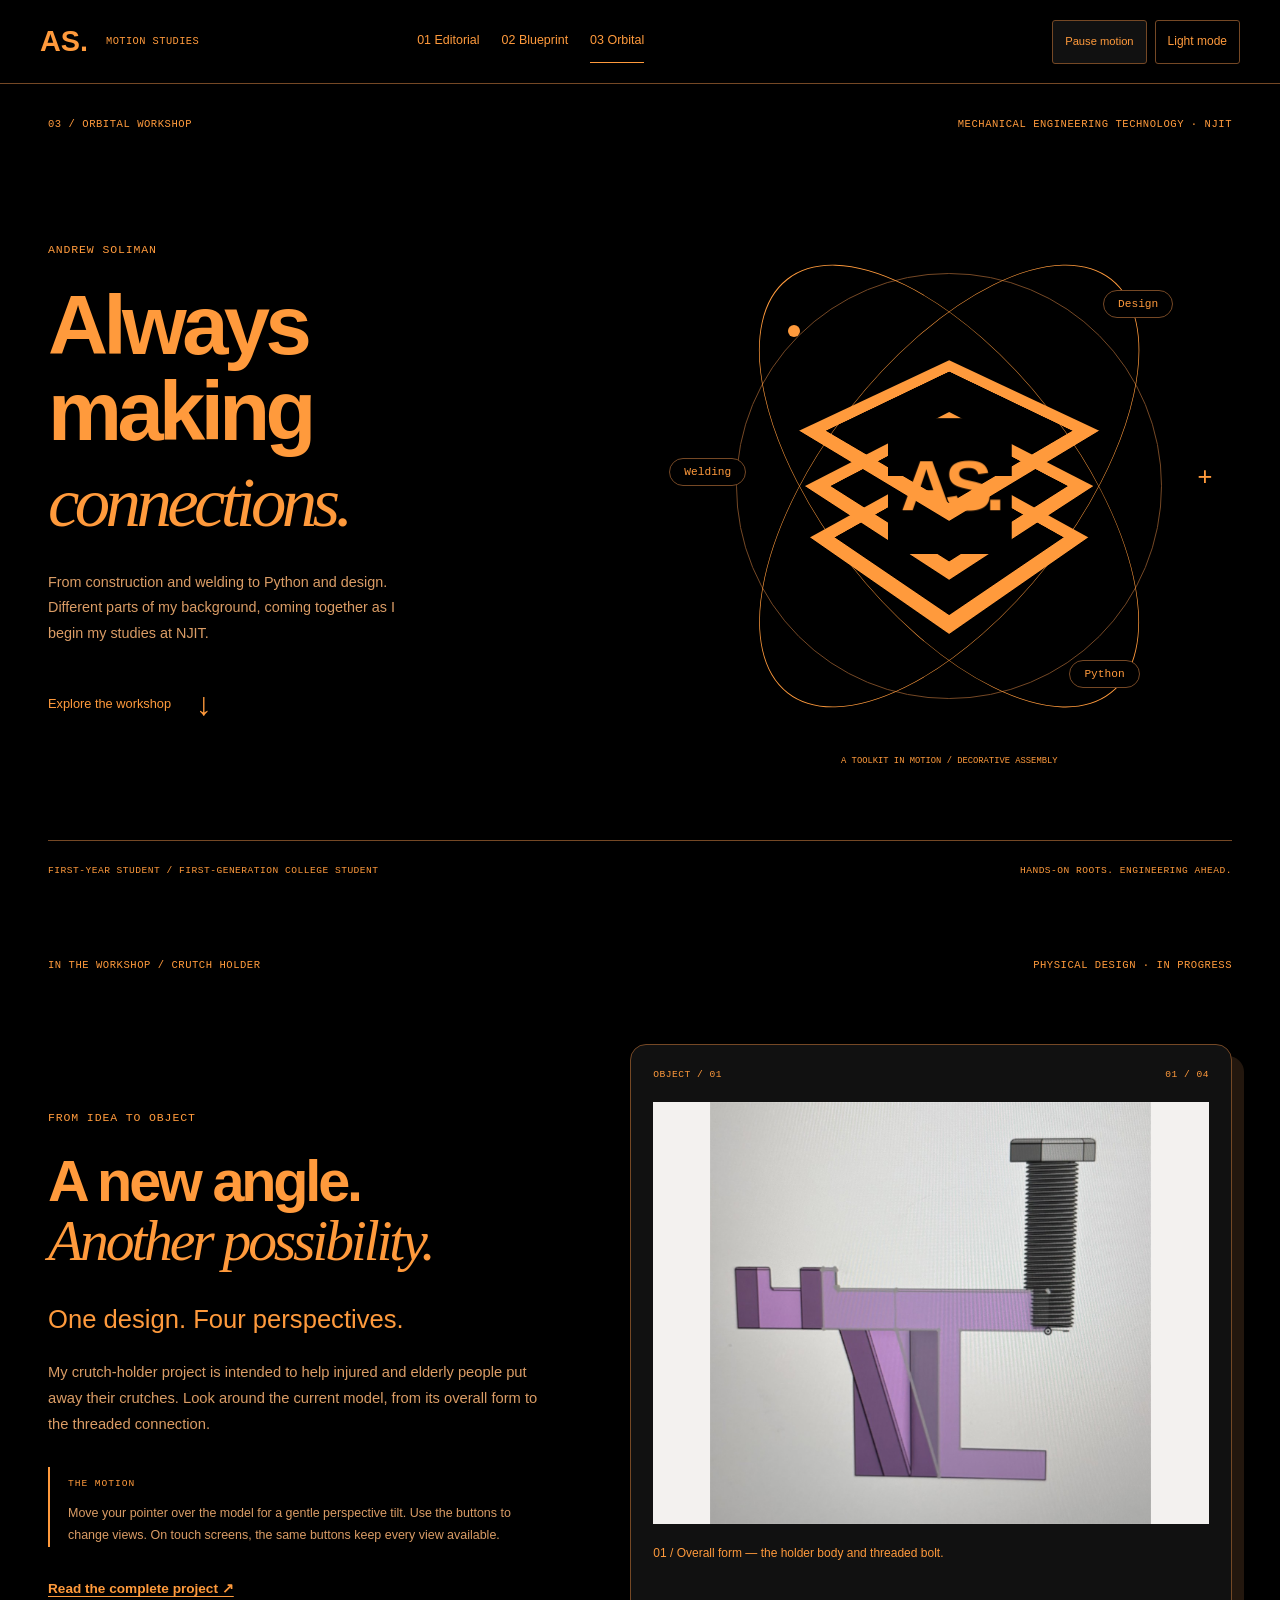
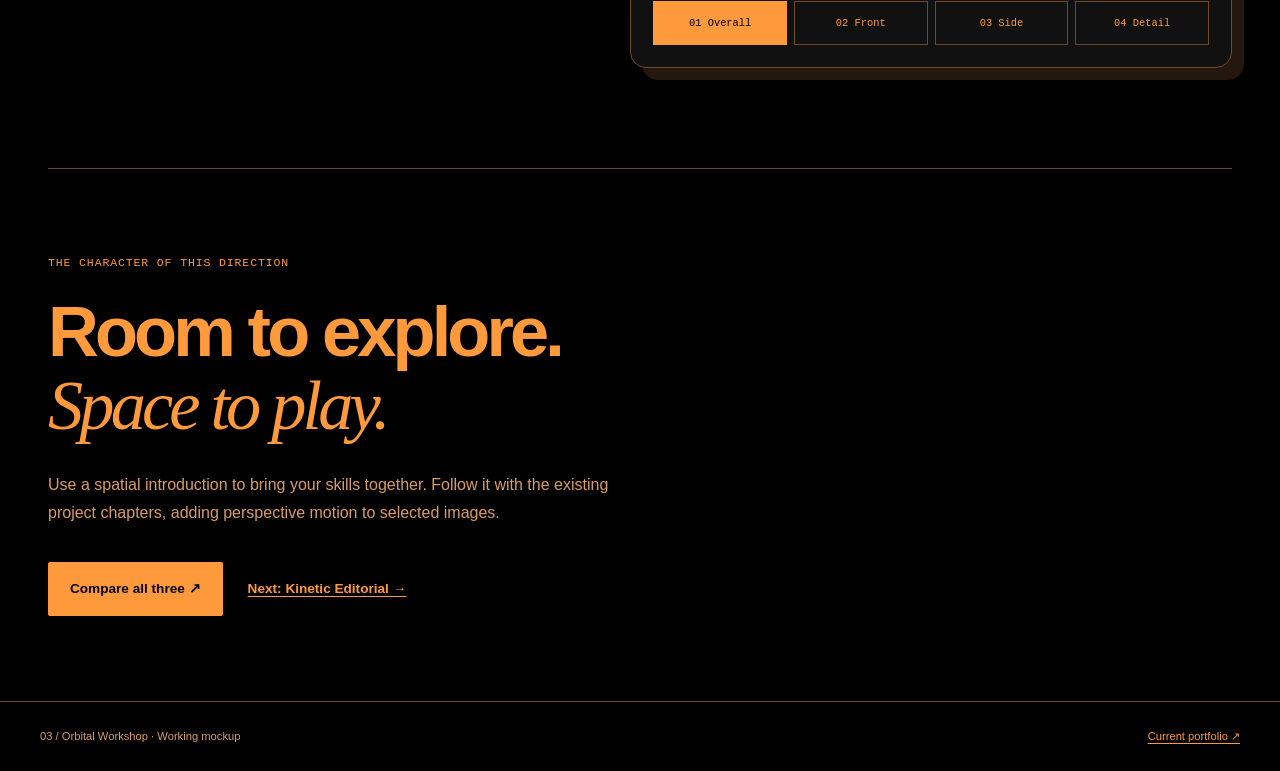
<file: mockups/orbital.html>
<!DOCTYPE html>
<html lang="en" data-theme="dark">
<head>
  <meta charset="UTF-8"><meta name="viewport" content="width=device-width, initial-scale=1"><meta name="theme-color" content="#000000">
  <title>Orbital Workshop | Andrew Soliman Motion Study</title>
  <link rel="stylesheet" href="../css/styles.css"><script src="../js/script.js" defer></script>
</head>
<body class="motion-mockup direction-orbital">
  <a class="skip-link" href="#main">Skip to content</a>
  <header class="lab-header"><a class="lab-brand" href="index.html">AS. <span>Motion studies</span></a><nav class="concept-nav" aria-label="Motion directions"><a href="kinetic.html">01 Editorial</a><a href="blueprint.html">02 Blueprint</a><a href="orbital.html" aria-current="page">03 Orbital</a></nav><div class="lab-controls"><button class="motion-toggle" type="button" aria-pressed="false" hidden>Pause motion</button><button class="theme-toggle" type="button" hidden>Light mode</button></div></header>
  <main id="main" tabindex="-1">
    <section class="orbital-hero lab-main" aria-labelledby="orbital-heading"><div class="lab-kicker"><span>03 / Orbital Workshop</span><span>Mechanical Engineering Technology · NJIT</span></div><div class="orbital-layout"><div class="orbital-copy"><p class="eyebrow">Andrew Soliman</p><h1 id="orbital-heading">Always<br>making<br><em>connections.</em></h1><p>From construction and welding to Python and design. Different parts of my background, coming together as I begin my studies at NJIT.</p><a class="lab-scroll" href="#project">Explore the workshop <span aria-hidden="true">↓</span></a></div><div class="orbital-scene" aria-label="Decorative rotating assembly surrounded by Andrew's skills"><div class="orbit-ring ring-one" aria-hidden="true"></div><div class="orbit-ring ring-two" aria-hidden="true"></div><div class="orbit-ring ring-three" aria-hidden="true"></div><div class="assembly" aria-hidden="true"><span class="assembly-part part-one"></span><span class="assembly-part part-two"></span><span class="assembly-part part-three"></span><span class="assembly-core">AS.</span></div><div class="orbit-label label-one">Design</div><div class="orbit-label label-two">Python</div><div class="orbit-label label-three">Welding</div><span class="orbit-axis" aria-hidden="true">+</span><span class="orbit-caption">A toolkit in motion / Decorative assembly</span></div></div><div class="orbital-bottom"><span>First-year student / First-generation college student</span><span>Hands-on roots. Engineering ahead.</span></div></section>
    <section id="project" class="lab-main mock-project orbital-project" aria-labelledby="project-heading"><div class="lab-kicker"><span>In the workshop / Crutch holder</span><span>Physical design · In progress</span></div><div class="mock-project-grid"><div class="mock-project-copy"><p class="eyebrow">From idea to object</p><h2 id="project-heading">A new angle.<br><em>Another possibility.</em></h2><p class="lead">One design. Four perspectives.</p><p>My crutch-holder project is intended to help injured and elderly people put away their crutches. Look around the current model, from its overall form to the threaded connection.</p><div class="motion-detail"><span>THE MOTION</span><p>Move your pointer over the model for a gentle perspective tilt. Use the buttons to change views. On touch screens, the same buttons keep every view available.</p></div><a class="text-link" href="../index.html#projects">Read the complete project ↗</a></div><figure class="mock-model orbital-model"><div class="model-topline"><span>Object / 01</span><span class="mock-counter">01 / 04</span></div><a class="mock-image-link" href="../images/crutch-holder-angle.jpg"><img class="mock-image" src="../images/crutch-holder-angle.jpg" width="1200" height="1149" alt="Purple crutch-holder model showing its support body and threaded bolt."></a><figcaption class="mock-caption">01 / Overall form — the holder body and threaded bolt.</figcaption><div class="view-buttons" role="group" aria-label="Choose model view"><button type="button" data-view="angle" aria-pressed="true" hidden>01 Overall</button><button type="button" data-view="front" aria-pressed="false" hidden>02 Front</button><button type="button" data-view="side" aria-pressed="false" hidden>03 Side</button><button type="button" data-view="detail" aria-pressed="false" hidden>04 Detail</button></div><noscript><p>Other views: <a href="../images/crutch-holder-front.jpg">Front</a> / <a href="../images/crutch-holder-side.jpg">Side</a> / <a href="../images/crutch-holder-detail.jpg">Detail</a></p></noscript></figure></div></section>
    <section class="direction-end lab-main"><p class="eyebrow">The character of this direction</p><h2>Room to explore.<br><em>Space to play.</em></h2><p>Use a spatial introduction to bring your skills together. Follow it with the existing project chapters, adding perspective motion to selected images.</p><div class="end-actions"><a class="button" href="index.html">Compare all three ↗</a><a class="text-link" href="kinetic.html">Next: Kinetic Editorial →</a></div></section>
  </main><footer class="lab-footer"><span>03 / Orbital Workshop · Working mockup</span><a href="../index.html">Current portfolio ↗</a></footer>
</body></html>
</file>
<file: css/styles.css>
/* Shared foundation and retained motion studies. The immersive theme is below. */
:root {
  --background: #000000;
  --surface: #111111;
  --text: #ff9a3c;
  --muted: #da9c65;
  --accent: #ff9a3c;
  --line: #754825;
  --button-text: #000000;
  --focus: #ffd3a5;
  color-scheme: dark;
  scroll-padding-top: 110px;
}
:root[data-theme="light"] {
  --background: #fff8ef;
  --surface: #f2e7d9;
  --text: #923700;
  --muted: #804617;
  --accent: #a53d00;
  --line: #a96d42;
  --button-text: #ffffff;
  --focus: #652500;
  color-scheme: light;
}
* { box-sizing: border-box; }
[hidden] { display: none !important; }
body { margin: 0; background: var(--background); color: var(--text); font: 16px/1.75 Arial, Helvetica, sans-serif; }
a { color: var(--accent); text-underline-offset: .25em; }
a:hover { text-decoration-thickness: 2px; }
button { font: inherit; cursor: pointer; }
:focus-visible { outline: 3px solid var(--focus); outline-offset: 5px; }
main:focus { outline: none; }
img { display: block; max-width: 100%; height: auto; }
figure, p, h1, h2, h3, h4 { margin: 0; }
p + p { margin-top: 1.2rem; }
h1, h2, h3 { font-weight: 700; line-height: 1.03; letter-spacing: -.055em; }
h1 { font-size: clamp(4rem, 12.4vw, 10.8rem); }
h2 { font-size: clamp(2.6rem, 5.4vw, 5rem); }
h3 { font-size: clamp(1.7rem, 3vw, 2.6rem); }
h4 { font-size: .8rem; line-height: 1.5; text-transform: uppercase; letter-spacing: .09em; margin-top: 28px; margin-bottom: 9px; }
em { font-family: Georgia, 'Times New Roman', serif; font-weight: normal; }
.container, .header-inner { width: min(1200px, calc(100% - 96px)); margin-inline: auto; }
.eyebrow, .edition, .chapter-marker, .experience-meta, .stage-heading, .stage-note, .skill-index, .skill-type, .qr-topline, .hero-footnote { font-family: 'Courier New', Courier, monospace; font-size: .72rem; line-height: 1.6; text-transform: uppercase; letter-spacing: .075em; }
.eyebrow { margin-bottom: 24px; }
.lead { font-size: clamp(1.2rem, 2vw, 1.6rem); line-height: 1.55; }
.prose p:not(.lead), .experience-list p, .section-heading > p:last-child, .sticky-heading > p:not(.eyebrow), .project-intro > p:last-child, .design-step > p:not(.eyebrow), .software-layout > div > p:not(.eyebrow):not(.lead), .skill-table p, .contact-intro { color: var(--muted); }
.skip-link { position: fixed; top: -100px; left: 20px; padding: 12px 20px; z-index: 20; background: var(--accent); color: var(--button-text); }
.skip-link:focus { top: 12px; }
.site-header { position: sticky; top: 0; z-index: 10; background: var(--background); border-bottom: 1px solid var(--line); }
.header-inner { min-height: 88px; display: flex; align-items: center; gap: 24px; }
.brand { font-weight: 800; font-size: 1.9rem; text-decoration: none; letter-spacing: -.08em; line-height: 1; padding-block: 10px; }
.header-caption { font-size: .7rem; max-width: 115px; line-height: 1.5; }
nav { display: flex; gap: 23px; margin-left: auto; }
nav a { font-size: .78rem; text-decoration: none; padding-block: 10px; border-bottom: 1px solid transparent; }
nav a:hover, nav a[aria-current="location"] { border-bottom-color: var(--accent); }
.theme-toggle, .menu-toggle { color: var(--text); border: 1px solid var(--line); background: transparent; border-radius: 3px; font-size: .75rem; padding: 9px 12px; min-height: 44px; white-space: nowrap; }
.theme-toggle { display: flex; align-items: center; gap: 9px; }
.theme-toggle > span:first-child { font-size: 1.2rem; line-height: 1; }
.theme-toggle:hover, .menu-toggle:hover { background: var(--surface); }
.reading-progress { display: block; position: absolute; bottom: -2px; left: 0; width: 100%; height: 3px; border: 0; border-radius: 0; appearance: none; background: transparent; color: var(--accent); }
.reading-progress::-webkit-progress-bar { background: transparent; }
.reading-progress::-webkit-progress-value { background: var(--accent); }
.reading-progress::-moz-progress-bar { background: var(--accent); }
.hero { min-height: calc(100svh - 88px); padding-top: 38px; display: flex; flex-direction: column; }
.hero-meta { display: flex; justify-content: space-between; gap: 30px; margin-bottom: 38px; }
.hero-meta .eyebrow { margin: 0; }
.edition { color: var(--muted); text-align: right; }
.hero h1 { margin-left: -.055em; margin-bottom: 42px; }
.hero h1 span { padding-left: 14%; }
.hero-bottom { display: flex; justify-content: space-between; align-items: flex-end; gap: 50px; margin-bottom: 48px; }
.hero-bottom > div { display: grid; grid-template-columns: .9fr 1.1fr; gap: 40px; max-width: 820px; }
.hero-statement { font-size: clamp(1.3rem, 2.1vw, 1.8rem); line-height: 1.4; letter-spacing: -.035em; }
.hero-intro { color: var(--muted); font-size: .93rem; margin: 0; }
.scroll-link { display: flex; flex-shrink: 0; align-items: center; gap: 25px; font-size: .75rem; max-width: 180px; text-decoration: none; }
.scroll-arrow { font-size: 3rem; line-height: 1; }
.hero-footnote { margin-top: auto; padding-block: 24px; border-top: 1px solid var(--line); display: flex; justify-content: space-between; gap: 25px; font-size: .65rem; }
.chapter { padding-top: 45px; padding-bottom: 110px; border-top: 1px solid var(--line); }
.chapter-marker { display: flex; justify-content: space-between; gap: 24px; margin-bottom: 90px; font-size: .65rem; color: var(--muted); }
.intro-grid { display: grid; grid-template-columns: 1.1fr 1fr; gap: 85px; }
.intro-grid h2 { font-size: clamp(2.5rem, 4.6vw, 4.3rem); }
.prose .lead { margin-bottom: 25px; }
.fact-strip { display: grid; grid-template-columns: repeat(3, 1fr); margin-top: 80px; border-top: 1px solid var(--line); }
.fact-strip > div { padding: 34px 30px 0; border-left: 1px solid var(--line); }
.fact-strip > div:first-child { padding-left: 0; border-left: 0; }
.fact-strip strong { font-size: clamp(3.6rem, 7vw, 6.5rem); line-height: 1.2; font-weight: normal; letter-spacing: -.07em; }
.fact-strip strong span { font-size: .35em; letter-spacing: -.03em; }
.fact-strip p { font-size: .8rem; color: var(--muted); }
.experience-layout { display: grid; grid-template-columns: 1fr 1fr; gap: 95px; align-items: start; }
.sticky-heading { position: sticky; top: 140px; }
.sticky-heading h2 { font-size: clamp(2.5rem, 4.4vw, 4rem); }
.sticky-heading > p:not(.eyebrow) { max-width: 380px; margin-top: 24px; }
.text-link, .model-view-link { display: inline-block; font-size: .85rem; font-weight: bold; }
.text-link span, .model-view-link span { margin-left: 10px; }
.sticky-heading .text-link { margin-top: 26px; }
.experience-list article { padding: 35px 0 45px; border-top: 1px solid var(--line); }
.experience-list article:first-child { padding-top: 0; border: 0; }
.experience-list article:last-child { padding-bottom: 0; }
.experience-meta { display: flex; justify-content: space-between; gap: 20px; font-size: .65rem; margin-bottom: 24px; }
.experience-list h3 { margin-bottom: 22px; }
.project-intro { max-width: 850px; margin-bottom: 65px; }
.project-intro .lead { margin-top: 28px; }
.project-intro > p:last-child { max-width: 670px; }
.design-story { position: relative; display: grid; grid-template-columns: 1.1fr .9fr; gap: 75px; align-items: start; }
.design-stage { grid-column: 1; grid-row: 1; position: sticky; top: 120px; padding: 22px; background: var(--surface); border: 1px solid var(--line); }
.stage-heading { display: flex; justify-content: space-between; gap: 15px; margin-bottom: 22px; font-size: .62rem; }
.stage-image-link { display: block; }
.stage-image { width: 100%; height: min(48vh, 480px); object-fit: contain; background: #f3f1ef; }
.stage-caption { font-size: .75rem; line-height: 1.6; margin-top: 18px; min-height: 2.4em; }
.stage-note { font-size: .6rem; margin-top: 22px; padding-top: 13px; border-top: 1px solid var(--line); display: flex; justify-content: space-between; }
.design-steps { grid-column: 2; }
.design-step { min-height: 78vh; display: flex; flex-direction: column; justify-content: center; padding: 55px 0 55px 22px; border-left: 2px solid var(--line); }
.design-step:first-child { padding-top: 20px; }
.design-step:last-child { min-height: 70vh; }
.design-step.is-active { border-left-color: var(--accent); }
.design-step h3 { margin-bottom: 25px; }
.model-view-link { margin-top: 25px; }
.section-heading { max-width: 850px; margin-bottom: 55px; }
.section-heading > p:last-child { max-width: 670px; margin-top: 28px; }
.software-layout { display: grid; grid-template-columns: 1.3fr .7fr; gap: 110px; align-items: center; }
.software-layout h2 { margin-bottom: 30px; }
.software-layout .lead { max-width: 550px; }
.actions { display: flex; flex-wrap: wrap; align-items: center; gap: 25px; margin-top: 35px; }
.button { display: inline-flex; align-items: center; justify-content: space-between; gap: 24px; padding: 15px 22px; min-height: 48px; background: var(--accent); color: var(--button-text); font-size: .85rem; font-weight: bold; text-decoration: none; border-radius: 2px; }
.button:hover { text-decoration: underline; }
.qr-panel { border: 1px solid var(--line); padding: 26px; background: var(--surface); }
.qr-topline { display: flex; justify-content: space-between; gap: 15px; font-size: .62rem; margin-bottom: 32px; }
.qr-panel img { width: 100%; max-width: 300px; margin-inline: auto; }
.qr-panel figcaption { font-size: .8rem; line-height: 1.6; padding-top: 25px; }
.skill-table { border-top: 1px solid var(--line); }
.skill-table article { display: grid; grid-template-columns: 45px 1fr 1.25fr .6fr; gap: 28px; align-items: start; padding: 32px 0; border-bottom: 1px solid var(--line); }
.skill-table h3 { font-size: 1.4rem; line-height: 1.2; letter-spacing: -.03em; }
.skill-table p { font-size: .9rem; }
.skill-index, .skill-type { font-size: .65rem; }
.skill-type { text-align: right; }
.contact-section { padding-block: 42px 90px; border-top: 1px solid var(--line); }
.contact-section h2 { font-size: clamp(3.5rem, 8.5vw, 8rem); margin-bottom: 30px; }
.contact-intro { max-width: 650px; }
.email-link { display: flex; justify-content: space-between; gap: 25px; font-size: clamp(1.25rem, 3.4vw, 3rem); font-weight: bold; letter-spacing: -.04em; text-decoration: none; padding: 35px 0 25px; border-bottom: 1px solid var(--line); overflow-wrap: anywhere; }
.email-link:hover { text-decoration: underline; }
.contact-bottom { display: flex; justify-content: space-between; align-items: center; gap: 20px; margin-top: 20px; }
.contact-bottom p { color: var(--muted); font-size: .75rem; }
.contact-bottom a { font-size: .75rem; }
.site-footer { border-top: 1px solid var(--line); display: flex; justify-content: space-between; align-items: center; gap: 24px; padding-block: 28px; font-size: .7rem; color: var(--muted); }
.site-footer p { margin: 0; }
@media (max-width: 1050px) {
  .container, .header-inner { width: calc(100% - 56px); }
  .header-caption { display: none; }
  .header-inner { gap: 25px; }
  nav { gap: 20px; }
  .hero h1 { font-size: 13.5vw; }
  .hero-bottom > div { gap: 25px; }
  .hero-bottom { gap: 30px; }
  .intro-grid, .experience-layout, .design-story, .software-layout { gap: 45px; }
  .skill-table article { gap: 22px; grid-template-columns: 25px 1fr 1.3fr; }
  .skill-type { grid-column: 3; text-align: left; }
}
@media (max-width: 760px) {
  :root { scroll-padding-top: 100px; }
  .container, .header-inner { width: calc(100% - 40px); }
  .header-inner { flex-wrap: wrap; min-height: 76px; padding-block: 14px; gap: 16px; }
  .menu-toggle { margin-left: auto; }
  nav { order: 4; width: 100%; margin: 0; flex-wrap: wrap; gap: 4px 25px; justify-content: flex-start; }
  .hero { min-height: calc(100svh - 76px); padding-top: 28px; }
  .hero-meta { margin-bottom: 55px; }
  .hero-meta .eyebrow { max-width: 210px; font-size: .6rem; }
  .edition { max-width: 85px; font-size: .6rem; }
  .hero h1 { font-size: clamp(3.9rem, 16vw, 7.6rem); }
  .hero h1 span { padding-left: 5%; }
  .hero-bottom { flex-direction: column; align-items: flex-start; margin-bottom: 40px; }
  .hero-bottom > div { grid-template-columns: 1fr; gap: 20px; }
  .hero-intro { max-width: 420px; }
  .scroll-link { max-width: none; gap: 18px; }
  .scroll-arrow { font-size: 2rem; }
  .hero-footnote { font-size: .55rem; gap: 20px; }
  .hero-footnote span { max-width: 45%; }
  .chapter { padding-top: 28px; padding-bottom: 65px; }
  .chapter-marker { margin-bottom: 55px; font-size: .55rem; }
  .chapter-marker > span:last-child { text-align: right; max-width: 110px; }
  .intro-grid, .experience-layout, .software-layout { grid-template-columns: 1fr; gap: 35px; }
  .sticky-heading { position: static; }
  .intro-grid h2, .sticky-heading h2 { font-size: clamp(2.5rem, 8vw, 4rem); }
  .fact-strip { margin-top: 45px; }
  .fact-strip > div { padding: 22px 15px 0; }
  .fact-strip strong { font-size: 3.5rem; }
  .fact-strip p { font-size: .65rem; }
  .experience-list h3 { font-size: 2rem; }
  .project-intro { margin-bottom: 40px; }
  .design-story { display: block; }
  .design-stage { top: 96px; padding: 12px; margin-bottom: 25px; z-index: 2; }
  .stage-heading { margin-bottom: 10px; font-size: .53rem; }
  .stage-image { height: min(30svh, 260px); }
  .stage-caption { font-size: .65rem; margin-top: 10px; min-height: 0; }
  .stage-note { display: none; }
  .design-step, .design-step:last-child { min-height: 78svh; padding: 45px 0 45px 20px; justify-content: flex-end; }
  .design-step:first-child { padding-top: 35px; }
  .design-step h3 { font-size: 1.8rem; }
  .design-step p:not(.eyebrow) { font-size: .92rem; }
  .software-layout { gap: 45px; }
  .qr-panel { max-width: 350px; width: 100%; }
  .skill-table article { grid-template-columns: 28px 1fr; gap: 15px; padding-block: 25px; }
  .skill-table p, .skill-type { grid-column: 2; }
  .skill-table h3 br { display: none; }
  .contact-section { padding-block: 28px 55px; }
  .contact-section h2 { font-size: clamp(3rem, 10.5vw, 5rem); }
  .contact-bottom { flex-direction: column; align-items: flex-start; gap: 12px; }
  .site-footer { flex-wrap: wrap; justify-content: flex-start; gap: 8px 30px; }
}
/* Short windows and reduced motion get a static layout with the full story. */
@media (max-height: 650px) {
  .sticky-heading, .design-stage { position: static; }
  .design-step, .design-step:last-child { min-height: auto; padding-block: 35px; }
}
@media (prefers-reduced-motion: no-preference) {
  html { scroll-behavior: smooth; }
  a, button { transition: background-color .15s ease, border-color .15s ease; }
}
@media (prefers-reduced-motion: reduce) {
  .sticky-heading, .design-stage { position: static; }
  .design-step, .design-step:last-child { min-height: auto; padding-block: 35px; }
}

/* Main portfolio: Blueprint structure with Orbital's spatial elements. */
.hybrid-portfolio { --workbench-grid: #23170e; }
:root[data-theme="light"] .hybrid-portfolio { --workbench-grid: #e7d7c7; }
.portfolio-motion-toggle { color: var(--text); background: var(--surface); border: 1px solid var(--line); border-radius: 3px; min-height: 44px; padding: 8px 12px; font-size: .7rem; white-space: nowrap; }
.portfolio-motion-toggle[aria-pressed="true"] { border-color: var(--accent); }
.portfolio-motion-toggle:disabled { cursor: default; }
.hybrid-portfolio .header-inner { gap: 18px; }
.hybrid-portfolio .header-caption { display: none; }
.hybrid-portfolio nav { gap: 18px; }
.hero-workbench { display: grid; grid-template-columns: 1.1fr 1fr; align-items: center; gap: 60px; margin-block: 10px 44px; }
.hybrid-portfolio .hero h1 { font-size: clamp(4.5rem, 7.8vw, 7.4rem); margin-bottom: 25px; }
.hybrid-portfolio .hero h1 span { padding-left: 8%; }
.hero-design-note { color: var(--muted); font-size: .9rem; line-height: 1.6; }
.hero-orbit-panel { min-width: 0; border: 1px solid var(--line); background-color: var(--background); background-image: linear-gradient(var(--workbench-grid) 1px, transparent 1px), linear-gradient(90deg, var(--workbench-grid) 1px, transparent 1px); background-size: 32px 32px; padding: 18px; position: relative; }
.workbench-topline, .workbench-caption { display: flex; justify-content: space-between; gap: 16px; font: .6rem/1.7 'Courier New', monospace; text-transform: uppercase; letter-spacing: .05em; }
.workbench-caption { border-top: 1px solid var(--line); padding-top: 12px; }
.workbench-caption > span { color: var(--muted); text-align: right; }
.hero-overview h2 { font-size: clamp(1.7rem, 2.6vw, 2.2rem); margin-top: 20px; letter-spacing: -.04em; }
.overview-intro { color: var(--muted); font-size: .8rem; margin-top: 14px; }
.hero-overview-links { list-style: none; padding: 0; margin: 24px 0 10px; border-top: 1px solid var(--line); }
.hero-overview-links li { border-bottom: 1px solid var(--line); }
.hero-overview-links a { display: grid; grid-template-columns: 25px minmax(0, 1fr) 16px; gap: 12px; align-items: start; padding: 13px 4px; min-height: 44px; text-decoration: none; background: var(--background); }
.hero-overview-links a:hover { background: var(--surface); }
.hero-overview-links strong { display: block; font-size: .9rem; line-height: 1.4; }
.overview-number { font: .65rem/1.9 'Courier New', monospace; color: var(--muted); }
.overview-description { display: block; color: var(--muted); font-size: .72rem; line-height: 1.6; margin-top: 3px; }
.hybrid-portfolio .hero-overview .hero-orbit { max-width: 185px; }
.hero-overview .orbit-label { font-size: .55rem; padding: 5px 8px; }
.hero-overview .assembly-core { font-size: 1.8rem; padding: 3px 7px; }
.hybrid-portfolio .hero-overview .assembly-part { border-width: 8px; }
.hero-overview .part-two { transform: rotateX(55deg) rotateZ(45deg) translateZ(30px); }
.hero-overview .part-three { transform: rotateX(55deg) rotateZ(45deg) translateZ(-30px); }
.hybrid-portfolio .hero-orbit { max-width: 420px; margin-inline: auto; }
.orbit-blueprint { position: absolute; inset: 0; width: 100%; height: 100%; stroke: var(--accent); }
.orbit-guides { stroke: var(--line); stroke-dasharray: 4 8; }
.orbit-trace { stroke-width: 1.3; }
.hybrid-portfolio .hero-bottom { margin-bottom: 35px; }
.hybrid-portfolio .hero-bottom > div { max-width: 800px; }
.hybrid-portfolio .chapter-marker::before { content: '+'; font-size: 1rem; color: var(--accent); line-height: 1; }
.hybrid-portfolio .chapter-marker > span:first-of-type { margin-right: auto; }
.hybrid-portfolio .design-stage { background-image: linear-gradient(var(--workbench-grid) 1px, transparent 1px), linear-gradient(90deg, var(--workbench-grid) 1px, transparent 1px); background-size: 32px 32px; }
.model-inspection { position: relative; perspective: 900px; }
.hybrid-portfolio .stage-image-link { transform: rotateX(var(--inspection-x, 0deg)) rotateY(var(--inspection-y, 0deg)); }
.inspection-scan { position: absolute; top: 0; bottom: 0; left: 0; width: 1px; background: #923700; opacity: 0; pointer-events: none; box-shadow: 0 0 12px 1px #a96d42; }
.inspection-corners { position: absolute; inset: 12px; border: 1px dashed #923700; opacity: .45; pointer-events: none; }
.hybrid-portfolio.portfolio-motion-paused *, .hybrid-portfolio.portfolio-motion-paused *::before { animation-play-state: paused !important; }
.hybrid-portfolio.portfolio-motion-paused .stage-image-link { transition: none; transform: none; }
@keyframes portfolio-trace { 0%, 10% { stroke-dashoffset: 1600; } 65%, 100% { stroke-dashoffset: 0; } }
@keyframes portfolio-inspect { 0% { left: 0; opacity: 0; } 12%, 85% { opacity: .55; } 100% { left: 100%; opacity: 0; } }
@media (prefers-reduced-motion: no-preference) {
  .hybrid-portfolio.portfolio-motion-ready .ring-one { animation: seal-turn 36s linear infinite; }
  .hybrid-portfolio.portfolio-motion-ready .assembly { animation: assembly-turn 8s ease-in-out infinite alternate; }
  .hybrid-portfolio.portfolio-motion-ready .orbit-label { animation: label-float 6s ease-in-out infinite alternate; }
  .hybrid-portfolio.portfolio-motion-ready .label-two { animation-delay: -2s; }
  .hybrid-portfolio.portfolio-motion-ready .label-three { animation-delay: -4s; }
  .hybrid-portfolio.portfolio-motion-ready .orbit-trace { stroke-dasharray: 1600; animation: portfolio-trace 12s ease-in-out infinite; }
  .hybrid-portfolio.portfolio-motion-ready .inspection-scan { animation: portfolio-inspect 9s linear infinite; }
  .hybrid-portfolio .stage-image-link { transition: transform .2s ease-out; }
}
@media (max-width: 1050px) {
  .hybrid-portfolio .header-inner { gap: 12px; }
  .hybrid-portfolio nav { gap: 12px; }
  .hero-workbench { gap: 30px; }
  .workbench-topline, .workbench-caption { font-size: .54rem; }
}
@media (max-width: 760px) {
  .hybrid-portfolio .header-inner { gap: 8px; }
  .hybrid-portfolio .theme-toggle { padding-inline: 9px; }
  .portfolio-motion-toggle { font-size: .65rem; padding-inline: 8px; }
  .hybrid-portfolio nav { gap: 4px 22px; }
  .hero-workbench { grid-template-columns: 1fr; gap: 30px; margin-block: 0 32px; }
  .hybrid-portfolio .hero-meta { margin-bottom: 35px; }
  .hybrid-portfolio .hero h1 { font-size: clamp(3.9rem, 17vw, 7rem); }
  .hybrid-portfolio .hero h1 span { padding-left: 4%; }
  .hero-orbit-panel { width: 100%; max-width: 450px; justify-self: center; padding: 14px; }
  .hybrid-portfolio .hero-orbit { max-width: 340px; }
  .hybrid-portfolio .hero-orbit .assembly-part { border-width: 12px; }
  .hybrid-portfolio .hero-bottom > div { gap: 22px; }
  .hybrid-portfolio .hero-bottom { gap: 25px; }
  .hybrid-portfolio .chapter-marker { gap: 12px; }
}
@media (prefers-reduced-motion: reduce) {
  .hybrid-portfolio *, .hybrid-portfolio *::before { animation: none !important; transition: none !important; }
  .hybrid-portfolio .stage-image-link { transform: none; }
  .hybrid-portfolio .inspection-scan { display: none; }
}
@media (max-width: 400px) {
  .hybrid-portfolio .theme-label { display: none; }
  .hybrid-portfolio .theme-toggle { min-width: 44px; justify-content: center; }
}

/* Original vector illustrations extend the engineering visual language. */
.portfolio-graphic { min-width: 0; border: 1px solid var(--line); padding: 20px; background-color: var(--surface); background-image: linear-gradient(var(--workbench-grid) 1px, transparent 1px), linear-gradient(90deg, var(--workbench-grid) 1px, transparent 1px); background-size: 28px 28px; }
.portfolio-graphic svg { display: block; width: 100%; height: auto; color: var(--accent); fill: none; stroke: currentColor; stroke-width: 2; stroke-linecap: round; stroke-linejoin: round; }
.graphic-topline { display: flex; justify-content: space-between; gap: 16px; font: .7rem/1.7 'Courier New', monospace; text-transform: uppercase; letter-spacing: .05em; }
.graphic-topline > :last-child { text-align: right; }
.portfolio-graphic .graphic-guides { stroke: var(--line); stroke-width: 1; stroke-dasharray: 3 9; }
.portfolio-graphic .graphic-wash { fill: var(--accent); fill-opacity: .07; stroke: none; }
.portfolio-graphic .graphic-nodes { fill: var(--surface); stroke: var(--accent); }
.portfolio-graphic .graphic-signal { stroke-width: 4; stroke-dasharray: 18 600; stroke-dashoffset: 0; opacity: 0; }
.portfolio-graphic .graphic-cursor { fill: var(--background); stroke-width: 3; }
.portfolio-graphic .graphic-click-ring { stroke-dasharray: 4 8; transform-box: fill-box; transform-origin: center; }
.portfolio-graphic figcaption { border-top: 1px solid var(--line); padding-top: 12px; font: .7rem/1.7 'Courier New', monospace; color: var(--muted); }
.trade-graphic { margin-top: 35px; max-width: 340px; padding: 16px; }
.browser-graphic { margin-bottom: 65px; }
.browser-graphic svg { max-height: 300px; }
.toolkit-graphic { display: grid; grid-template-columns: repeat(4, minmax(0, 1fr)); gap: 24px; position: relative; padding: 10px 0 45px; }
.toolkit-graphic::before { content: ''; position: absolute; left: 12.5%; right: 12.5%; top: 60px; height: 1px; background: var(--line); }
.toolkit-graphic > div { display: grid; justify-items: center; gap: 16px; position: relative; }
.toolkit-graphic svg { width: 100px; height: 100px; padding: 20px; background: var(--background); border: 1px solid var(--line); border-radius: 50%; stroke: var(--accent); stroke-width: 2; stroke-linecap: round; stroke-linejoin: round; }
.toolkit-graphic span { font: .7rem/1.6 'Courier New', monospace; color: var(--muted); text-transform: uppercase; text-align: center; }
@keyframes graphic-flow { to { stroke-dashoffset: -618; } }
@media (prefers-reduced-motion: no-preference) {
  .hybrid-portfolio.portfolio-motion-ready .graphic-signal { opacity: .8; animation: graphic-flow 10s linear infinite; }
  .hybrid-portfolio.portfolio-motion-ready .graphic-click-ring { animation: seal-turn 30s linear infinite; }
}
@media (max-width: 760px) {
  .portfolio-graphic { padding: 14px; }
  .graphic-topline, .portfolio-graphic figcaption { font-size: .7rem; }
  .trade-graphic { max-width: 100%; }
  .browser-graphic { margin-bottom: 40px; }
  .toolkit-graphic { gap: 20px; grid-template-columns: repeat(2, minmax(0, 1fr)); padding-bottom: 30px; }
  .toolkit-graphic::before { display: none; }
  .toolkit-graphic svg { width: 85px; height: 85px; padding: 16px; }
  .toolkit-graphic span { font-size: .62rem; }
}

/* Isolated motion studies. Open mockups/index.html to compare directions. */
.motion-mockup { --grid: #23170e; overflow-x: clip; }
:root[data-theme="light"] .motion-mockup { --grid: #e7d7c7; }
.motion-mockup main { overflow: clip; }
.motion-mockup h1, .motion-mockup h2 { text-wrap: balance; }
.lab-main { width: min(1320px, calc(100% - 96px)); margin-inline: auto; }
.lab-header { position: sticky; top: 0; z-index: 10; display: flex; align-items: center; gap: 28px; min-height: 84px; padding: 15px 40px; background: var(--background); border-bottom: 1px solid var(--line); }
.lab-brand { display: flex; align-items: center; gap: 18px; font-size: 1.8rem; line-height: 1.2; font-weight: 800; text-decoration: none; }
.lab-brand span { font: .65rem/1.5 'Courier New', monospace; letter-spacing: .04em; text-transform: uppercase; max-width: 100px; }
.lab-controls { margin-left: auto; display: flex; gap: 8px; }
.motion-mockup button { min-height: 44px; }
.motion-toggle { background: var(--surface); color: var(--text); border: 1px solid var(--line); border-radius: 3px; padding: 8px 12px; font-size: .7rem; }
.motion-toggle[aria-pressed="true"] { border-color: var(--accent); }
.motion-toggle:disabled { cursor: default; }
.concept-nav { margin-inline: auto; gap: 22px; }
.concept-nav a[aria-current="page"] { border-bottom-color: var(--accent); }
.lab-kicker, .model-topline, .drawing-meta, .orbital-bottom, .blueprint-spec, .poster-number, .poster-bottom, .poster-technical { display: flex; justify-content: space-between; gap: 20px; font: .66rem/1.6 'Courier New', monospace; text-transform: uppercase; letter-spacing: .05em; }
.lab-kicker { padding-top: 32px; }
.lab-kicker > :last-child { text-align: right; }
.gallery-intro { display: grid; grid-template-columns: 1.4fr 1fr; gap: 90px; align-items: end; margin-block: 55px 65px; }
.gallery-intro h1 { font-size: clamp(4rem, 7.7vw, 7.5rem); }
.gallery-intro > div { max-width: 390px; padding-bottom: 6px; }
.gallery-intro > div > p:first-child { font-size: 1.35rem; color: var(--text); }
.gallery-intro > div > p:last-child { font-size: .95rem; color: var(--muted); }
.concept-grid { display: grid; grid-template-columns: repeat(3, minmax(0, 1fr)); gap: 28px; }
.concept-poster { display: block; height: 350px; position: relative; overflow: hidden; border: 1px solid var(--line); text-decoration: none; background: var(--surface); }
.poster-number { position: absolute; top: 22px; left: 22px; }
.poster-bottom { position: absolute; bottom: 20px; left: 22px; right: 22px; font-size: .58rem; }
.poster-type { position: absolute; left: 24px; top: 70px; font-size: clamp(3rem, 5vw, 5.5rem); font-weight: 800; line-height: .96; letter-spacing: -.065em; }
.poster-type > span { margin-left: 24px; color: transparent; -webkit-text-stroke: 1px var(--text); }
.poster-sticker { position: absolute; right: 25px; bottom: 65px; font-size: 3rem; }
.poster-blueprint { background-image: linear-gradient(var(--grid) 1px, transparent 1px), linear-gradient(90deg, var(--grid) 1px, transparent 1px); background-size: 24px 24px; }
.poster-diagram { position: absolute; width: 150px; height: 150px; border: 1px solid var(--accent); top: 80px; left: calc(50% - 75px); transform: rotate(30deg) skew(-10deg); }
.poster-diagram::before, .poster-diagram::after, .poster-diagram span { content: ''; position: absolute; border: 1px solid var(--accent); inset: 25px; }
.poster-diagram::after { inset: -25px; border-style: dashed; opacity: .5; }
.poster-diagram span { inset: 55px; background: var(--accent); }
.poster-technical { position: absolute; bottom: 62px; width: 100%; justify-content: center; font-size: .6rem; }
.poster-orbit { width: 205px; height: 205px; border: 1px solid var(--accent); border-radius: 50%; position: absolute; top: 60px; left: calc(50% - 102px); display: grid; place-items: center; }
.poster-orbit::before, .poster-orbit::after { content: ''; position: absolute; inset: -12px; border: 1px solid var(--accent); border-radius: 50%; transform: rotate(40deg) scaleX(.45); }
.poster-orbit::after { transform: rotate(-40deg) scaleX(.45); }
.poster-orbit span { font-size: 4.5rem; font-weight: 800; letter-spacing: -.1em; background: var(--surface); padding: 10px; z-index: 1; }
.concept-title { display: flex; justify-content: space-between; align-items: start; gap: 10px; margin-top: 25px; }
.concept-title h2 { font-size: 1.45rem; letter-spacing: -.04em; line-height: 1.2; }
.concept-title > span { font: .7rem 'Courier New', monospace; padding-top: 5px; }
.concept-card > p { font-size: .85rem; color: var(--muted); margin-top: 15px; }
.concept-card > .concept-fit { font-size: .75rem; }
.concept-card > .text-link { margin-top: 22px; }
.lab-recommendation { display: grid; grid-template-columns: .8fr 1fr 1fr; align-items: start; gap: 35px; border-block: 1px solid var(--line); padding-block: 32px; margin-top: 75px; }
.lab-recommendation h2 { font-size: 2rem; }
.lab-recommendation p:last-child { margin: 0; font-size: .85rem; color: var(--muted); }
.lab-note { font: .68rem/1.8 'Courier New', monospace; color: var(--muted); padding-block: 24px; max-width: 890px; }
.lab-footer { display: flex; justify-content: space-between; gap: 25px; border-top: 1px solid var(--line); padding: 25px 40px; font-size: .7rem; color: var(--muted); }
.kinetic-hero { min-height: calc(100svh - 84px); display: flex; flex-direction: column; }
.kinetic-headline { position: relative; margin-block: 32px; }
.kinetic-headline h1 { font-size: clamp(5rem, 13.5vw, 12rem); line-height: .9; letter-spacing: -.07em; }
.kinetic-headline h1 > span { display: block; padding-left: 15%; color: transparent; -webkit-text-stroke: 1.5px var(--accent); }
.kinetic-seal { position: absolute; right: 7%; top: 5%; width: 115px; height: 115px; display: grid; place-items: center; border-radius: 50%; border: 1px solid var(--accent); font-size: 4rem; }
.kinetic-deck { display: grid; grid-template-columns: 1fr 1fr .6fr; gap: 50px; align-items: end; margin-top: auto; padding-block: 25px 10px; }
.large-statement { font-size: clamp(1.5rem, 2.4vw, 2.3rem); line-height: 1.25; letter-spacing: -.04em; }
.kinetic-deck > p:nth-child(2) { font-size: .86rem; color: var(--muted); margin: 0; max-width: 340px; }
.lab-scroll { display: inline-flex; align-items: center; justify-content: space-between; gap: 25px; font-size: .8rem; text-decoration: none; min-height: 44px; }
.lab-scroll > span { font-size: 2rem; }
.kinetic-ribbon { background: var(--accent); color: var(--button-text); overflow: hidden; padding: 20px 0; border-block: 1px solid var(--line); }
.ribbon-track { display: flex; width: max-content; font-size: clamp(1.5rem, 3vw, 2.8rem); font-weight: 700; text-transform: uppercase; line-height: 1.1; letter-spacing: -.04em; }
.ribbon-track span { flex-shrink: 0; }
.mock-project { padding-block: 25px 100px; border-bottom: 1px solid var(--line); }
.mock-project-grid { display: grid; grid-template-columns: .9fr 1.1fr; gap: 90px; align-items: center; padding-top: 70px; }
.mock-project-copy h2 { font-size: clamp(2.6rem, 4.5vw, 4.5rem); }
.mock-project-copy > .lead { margin-block: 30px 20px; }
.mock-project-copy > p:not(.eyebrow):not(.lead) { font-size: .92rem; color: var(--muted); }
.mock-project-copy > .text-link { margin-top: 30px; }
.motion-detail { border-left: 2px solid var(--accent); padding-left: 18px; margin-top: 30px; }
.motion-detail > span { font: .6rem 'Courier New', monospace; letter-spacing: .1em; }
.motion-detail > p { font-size: .78rem; color: var(--muted); margin-top: 8px; }
.mock-model { border: 1px solid var(--line); background: var(--surface); padding: 22px; min-width: 0; }
.model-topline { margin-bottom: 20px; font-size: .6rem; }
.mock-image-link { display: block; overflow: hidden; background: #f3f1ef; }
.mock-image { width: 100%; height: clamp(250px, 33vw, 440px); object-fit: contain; }
.mock-caption { margin-top: 18px; font-size: .75rem; min-height: 3.5em; }
.view-buttons { display: flex; gap: 7px; flex-wrap: wrap; margin-top: 16px; }
.view-buttons button { color: var(--text); background: transparent; border: 1px solid var(--line); padding: 8px 10px; font: .65rem 'Courier New', monospace; flex: 1; white-space: nowrap; }
.view-buttons button[aria-pressed="true"] { background: var(--accent); color: var(--button-text); border-color: var(--accent); }
.direction-end { padding-block: 85px; }
.direction-end h2 { font-size: clamp(3rem, 5.5vw, 5.5rem); }
.direction-end > p:not(.eyebrow) { max-width: 610px; margin-top: 30px; color: var(--muted); }
.end-actions { display: flex; align-items: center; flex-wrap: wrap; gap: 25px; margin-top: 35px; }
.direction-blueprint { background-image: linear-gradient(var(--grid) 1px, transparent 1px), linear-gradient(90deg, var(--grid) 1px, transparent 1px); background-size: 48px 48px; }
.blueprint-hero { min-height: calc(100svh - 84px); }
.blueprint-layout { display: grid; grid-template-columns: 1fr 1fr; gap: 75px; align-items: center; padding-block: 55px; }
.blueprint-layout h1 { font-size: clamp(4.5rem, 8vw, 8rem); }
.blueprint-intro { color: var(--muted); font-size: .9rem; max-width: 380px; margin-top: 30px; }
.blueprint-layout .lab-scroll { margin-top: 28px; }
.blueprint-drawing { position: relative; border: 1px solid var(--line); padding: 22px; overflow: hidden; background: var(--background); }
.drawing-meta { font-size: .6rem; }
.engineering-lines { display: block; width: 100%; height: auto; stroke: var(--accent); }
.construction-lines { stroke: var(--line); stroke-dasharray: 5 8; }
.drawn-lines { stroke-width: 2; }
.drawing-dots { fill: var(--accent); stroke-width: 0; }
.blueprint-drawing figcaption { font: .65rem/1.8 'Courier New', monospace; text-transform: uppercase; }
.scan-line { position: absolute; inset: 0 auto 0 0; width: 1px; background: var(--accent); box-shadow: 0 0 18px 2px var(--line); pointer-events: none; opacity: .45; }
.blueprint-spec { padding-block: 20px; border-block: 1px solid var(--line); }
.blueprint-image-wrap { position: relative; overflow: hidden; }
.model-crosshair { position: absolute; inset: 15px; pointer-events: none; border: 1px dashed #923700; opacity: .6; }
.model-crosshair::before, .model-crosshair::after { content: ''; position: absolute; background: #923700; width: 20px; height: 1px; left: calc(50% - 10px); top: 50%; }
.model-crosshair::after { transform: rotate(90deg); }
.orbital-hero { min-height: calc(100svh - 84px); display: flex; flex-direction: column; }
.orbital-layout { display: grid; grid-template-columns: 1.05fr 1fr; gap: 25px; align-items: center; padding-block: 60px; flex: 1; }
.orbital-copy h1 { font-size: clamp(3.5rem, 6.5vw, 6.8rem); }
.orbital-copy h1 em { font-size: .85em; }
.orbital-copy > p:not(.eyebrow) { max-width: 370px; color: var(--muted); font-size: .9rem; margin-top: 30px; }
.orbital-copy .lab-scroll { margin-top: 30px; }
.orbital-scene { position: relative; width: 100%; aspect-ratio: 1; max-width: 560px; justify-self: center; display: grid; place-items: center; perspective: 1000px; }
.orbit-ring { position: absolute; inset: 12%; border: 1px solid var(--line); border-radius: 50%; }
.ring-two { transform: rotate(38deg) scaleX(.48); border-color: var(--accent); inset: 3%; }
.ring-three { transform: rotate(-38deg) scaleX(.48); border-color: var(--accent); inset: 3%; }
.ring-one::before { content: ''; position: absolute; width: 12px; height: 12px; border-radius: 50%; background: var(--accent); top: 12%; left: 12%; }
.assembly { width: 48%; aspect-ratio: 1; position: relative; transform-style: preserve-3d; display: grid; place-items: center; }
.assembly-part { position: absolute; inset: 12%; border: 18px solid var(--accent); transform: rotateX(55deg) rotateZ(45deg); }
.part-two { transform: rotateX(55deg) rotateZ(45deg) translateZ(65px); }
.part-three { transform: rotateX(55deg) rotateZ(45deg) translateZ(-65px); }
.assembly-core { background: var(--background); color: var(--text); font-size: clamp(2rem, 5vw, 4rem); font-weight: 800; letter-spacing: -.1em; padding: 5px 12px; transform: translateZ(100px); }
.orbit-label { position: absolute; padding: 7px 14px; background: var(--background); border: 1px solid var(--line); border-radius: 30px; font: .7rem 'Courier New', monospace; }
.label-one { top: 15%; right: 10%; }
.label-two { bottom: 14%; right: 16%; }
.label-three { top: 45%; left: 0; }
.orbit-axis { position: absolute; right: 3%; top: 46%; font: 1.6rem 'Courier New', monospace; }
.orbit-caption { position: absolute; bottom: 0; font: .55rem 'Courier New', monospace; text-transform: uppercase; text-align: center; }
.orbital-bottom { padding-block: 22px; border-top: 1px solid var(--line); font-size: .6rem; }
.orbital-model { border-radius: 16px; box-shadow: 12px 12px 0 var(--grid); }
.motion-mockup.motion-paused *, .motion-mockup.motion-paused *::before, .motion-mockup.motion-paused *::after { animation-play-state: paused !important; transition: none !important; }
@keyframes ribbon-flow { to { transform: translateX(-50%); } }
@keyframes seal-turn { to { transform: rotate(360deg); } }
@keyframes line-draw { 0%, 12% { stroke-dashoffset: 1400; } 65%, 100% { stroke-dashoffset: 0; } }
@keyframes scan-pass { 0% { left: 0; opacity: 0; } 10%, 85% { opacity: .45; } 100% { left: 100%; opacity: 0; } }
@keyframes assembly-turn { from { transform: rotateY(-18deg) rotateZ(-6deg); } to { transform: rotateY(28deg) rotateZ(6deg); } }
@keyframes label-float { from { transform: translateY(-8px); } to { transform: translateY(8px); } }
@keyframes view-arrive { from { opacity: .5; transform: translateY(12px) scale(.98); } to { opacity: 1; transform: none; } }
@media (prefers-reduced-motion: no-preference) {
  .motion-mockup.motion-ready .ribbon-track { animation: ribbon-flow 24s linear infinite; }
  .motion-mockup.motion-ready .kinetic-seal { animation: seal-turn 28s linear infinite; }
  .motion-mockup.motion-ready .drawn-lines { stroke-dasharray: 1400; animation: line-draw 9s ease-in-out infinite; }
  .motion-mockup.motion-ready .scan-line { animation: scan-pass 7s linear infinite; }
  .motion-mockup.motion-ready .ring-one { animation: seal-turn 32s linear infinite; }
  .motion-mockup.motion-ready .assembly { animation: assembly-turn 7s ease-in-out infinite alternate; }
  .motion-mockup.motion-ready .orbit-label { animation: label-float 5s ease-in-out infinite alternate; }
  .motion-mockup .label-two { animation-delay: -2s; }
  .motion-mockup .label-three { animation-delay: -4s; }
  .motion-mockup .mock-image.is-swapping { animation: view-arrive .45s ease-out; }
  .motion-mockup .concept-poster { transition: border-color .2s ease, transform .2s ease; }
  .motion-mockup .concept-poster:hover { transform: translateY(-5px); border-color: var(--accent); }
  .motion-mockup .kinetic-headline h1 > span { transform: translateX(var(--headline-shift, 0px)); }
  .motion-mockup .kinetic-model { transform: translateY(var(--model-shift, 0px)); }
  .motion-mockup .orbital-model .mock-image-link { transform: perspective(900px) rotateX(var(--tilt-x, 0deg)) rotateY(var(--tilt-y, 0deg)); transition: transform .2s ease-out; }
}
@media (max-width: 1100px) {
  .lab-header { gap: 20px; padding-inline: 24px; }
  .lab-brand span { display: none; }
  .concept-nav { gap: 15px; }
  .lab-main { width: calc(100% - 56px); }
  .mock-project-grid { gap: 40px; }
  .gallery-intro { gap: 40px; }
  .concept-grid { gap: 20px; }
  .kinetic-deck { gap: 25px; }
  .blueprint-layout { gap: 35px; }
  .lab-recommendation { grid-template-columns: 1fr 1fr; }
  .lab-recommendation > .eyebrow { grid-column: 1 / -1; margin: 0; }
}
@media (max-width: 760px) {
  .lab-header { flex-wrap: wrap; gap: 12px; padding: 12px 20px; min-height: 76px; }
  .concept-nav { order: 3; width: 100%; justify-content: space-between; margin: 0; gap: 8px; }
  .concept-nav a { font-size: .65rem; padding-block: 8px; }
  .lab-controls { gap: 6px; }
  .lab-controls button { font-size: .65rem; padding-inline: 10px; }
  .lab-main { width: calc(100% - 40px); }
  .lab-kicker { font-size: .53rem; padding-top: 25px; gap: 25px; }
  .lab-kicker > span { max-width: 52%; }
  .gallery-intro { grid-template-columns: 1fr; gap: 28px; margin-block: 40px; }
  .gallery-intro h1 { font-size: clamp(3.7rem, 12vw, 6rem); }
  .concept-grid { grid-template-columns: 1fr; gap: 45px; }
  .concept-poster { height: 330px; }
  .poster-type { font-size: 5.5rem; }
  .concept-title h2 { font-size: 1.7rem; }
  .lab-recommendation { grid-template-columns: 1fr; gap: 20px; margin-top: 50px; }
  .lab-footer { padding: 24px 20px; flex-wrap: wrap; }
  .kinetic-hero { min-height: auto; }
  .kinetic-headline { margin-block: 55px 30px; }
  .kinetic-headline h1 { font-size: 16vw; }
  .kinetic-headline h1 > span { padding-left: 3%; }
  .kinetic-seal { width: 55px; height: 55px; font-size: 2rem; right: 0; top: -10px; }
  .kinetic-deck { grid-template-columns: 1fr; gap: 25px; }
  .kinetic-deck .lab-scroll { justify-content: flex-start; }
  .mock-project-grid { grid-template-columns: 1fr; gap: 40px; padding-top: 45px; }
  .mock-project { padding-block: 15px 60px; scroll-margin-top: 140px; }
  .mock-project-copy h2 { font-size: clamp(2.5rem, 9vw, 4rem); }
  .mock-model { padding: 16px; }
  .mock-image { height: 320px; max-height: 70svh; }
  .model-topline { font-size: .52rem; }
  .mock-caption { font-size: .68rem; }
  .view-buttons button { flex-basis: 40%; }
  .direction-end { padding-block: 55px; }
  .direction-end h2 { font-size: clamp(2.6rem, 9vw, 4rem); }
  .direction-end > p:not(.eyebrow) { font-size: .9rem; }
  .blueprint-layout { grid-template-columns: 1fr; gap: 35px; padding-block: 40px; }
  .blueprint-layout h1 { font-size: 18vw; }
  .blueprint-drawing { max-width: 500px; width: 100%; justify-self: center; }
  .blueprint-spec { font-size: .58rem; gap: 10px; }
  .orbital-layout { grid-template-columns: 1fr; padding-block: 40px 25px; gap: 25px; }
  .orbital-copy h1 { font-size: 13vw; }
  .orbital-scene { max-width: 430px; }
  .orbit-label { font-size: .6rem; padding: 6px 10px; }
  .assembly-part { border-width: 12px; }
  .assembly-core { font-size: 2.7rem; }
  .orbital-bottom { font-size: .55rem; gap: 25px; }
  .orbital-bottom > span { max-width: 50%; }
}
@media (max-height: 650px) {
  .kinetic-hero, .blueprint-hero, .orbital-hero { min-height: auto; }
}
@media (prefers-reduced-motion: reduce) {
  .motion-mockup *, .motion-mockup *::before, .motion-mockup *::after { animation: none !important; transition: none !important; scroll-behavior: auto !important; }
  .motion-mockup .scan-line { display: none; }
}

/* Immersive portfolio. Scoped so the original design studies remain intact. */
.immersive-portfolio {
  --background: #060914;
  --surface: #10182c;
  --text: #eff3ff;
  --muted: #a9b6d0;
  --accent: #7ee7ff;
  --line: #33415e;
  --button-text: #061321;
  --focus: #ffb978;
  --violet: #a88cff;
  --signature: #ffb978;
  --glass: rgba(14, 22, 42, .82);
  --workbench-grid: rgba(126, 173, 255, .055);
  background: radial-gradient(ellipse at 85% 5%, #192048 0, transparent 32rem),
    radial-gradient(ellipse at 0% 24%, #141535 0, transparent 36rem), var(--background);
  font-family: 'Segoe UI', Arial, Helvetica, sans-serif;
  overflow-wrap: break-word;
}
:root[data-theme="light"] .immersive-portfolio {
  --background: #f3f5fc;
  --surface: #e5eaf6;
  --text: #17233e;
  --muted: #475671;
  --accent: #075978;
  --line: #9baac4;
  --button-text: #ffffff;
  --focus: #7e3400;
  --violet: #6244ac;
  --signature: #944000;
  --glass: rgba(245, 247, 255, .9);
  --workbench-grid: rgba(49, 72, 119, .07);
  background: radial-gradient(ellipse at 85% 5%, #dce0ff 0, transparent 34rem), var(--background);
}
.immersive-portfolio ::selection { background: #735ac1; color: white; }
.immersive-portfolio .container { width: min(1280px, calc(100% - 96px)); }
.immersive-portfolio h1, .immersive-portfolio h2, .immersive-portfolio h3 { font-weight: 650; }
.immersive-portfolio em { font: inherit; color: var(--violet); }
.immersive-portfolio .eyebrow { color: var(--accent); font-size: .67rem; letter-spacing: .12em; }
.immersive-portfolio .site-header {
  top: 16px; width: min(1328px, calc(100% - 48px)); margin: 16px auto 0;
  border: 1px solid var(--line); border-radius: 18px;
  background: var(--glass); box-shadow: 0 12px 45px #00000028;
  backdrop-filter: blur(20px); -webkit-backdrop-filter: blur(20px);
}
.immersive-portfolio .header-inner { width: auto; min-height: 68px; margin: 0; padding: 8px 24px; gap: 18px; }
.immersive-portfolio .brand { color: var(--text); font-size: 1.7rem; }
.immersive-portfolio .brand span { color: var(--signature); }
.immersive-portfolio nav { gap: 22px; }
.immersive-portfolio nav a { color: var(--muted); font-size: .75rem; }
.immersive-portfolio nav a:hover, .immersive-portfolio nav a[aria-current] { color: var(--accent); }
.immersive-portfolio :is(.theme-toggle, .menu-toggle, .portfolio-motion-toggle) {
  border-radius: 10px; background: transparent; font-size: .7rem; min-height: 42px;
}
.immersive-portfolio :is(.theme-toggle, .menu-toggle, .portfolio-motion-toggle):hover { background: var(--surface); border-color: var(--accent); }
.immersive-portfolio .portfolio-motion-toggle[aria-pressed="true"] { background: var(--surface); }
.immersive-portfolio .reading-progress { width: calc(100% - 40px); left: 20px; height: 2px; }
.immersive-portfolio .reading-progress::-webkit-progress-value { background: linear-gradient(90deg, #9a79ff, #67e7ff); }
.immersive-portfolio .hero { min-height: auto; padding-top: 40px; }
.immersive-portfolio .hero-meta { margin-bottom: 35px; align-items: center; }
.immersive-portfolio .edition { font-size: .61rem; letter-spacing: .08em; }
.status-light { display: inline-block; width: 6px; height: 6px; margin-right: 8px; border-radius: 50%; background: var(--accent); box-shadow: 0 0 12px var(--accent); vertical-align: middle; }
.immersive-portfolio .hero-workbench { grid-template-columns: 1fr; gap: 32px 50px; margin: 0 0 34px; }
.immersive-portfolio .hero-identity { min-width: 0; padding-block: 20px; }
.immersive-portfolio .hero-identity > .eyebrow { color: var(--signature); margin-bottom: 22px; }
.immersive-portfolio .hero h1 { font-size: clamp(4rem, 7.3vw, 7rem); line-height: .96; letter-spacing: -.07em; margin: 0 0 25px -.04em; }
.immersive-portfolio .hero h1 span { padding: 0; background: linear-gradient(110deg, #b4b3ff, #8cdfff 78%); color: transparent; background-clip: text; -webkit-background-clip: text; }
:root[data-theme="light"] .immersive-portfolio .hero h1 span { background-image: linear-gradient(110deg, #6244ac, #075978); }
.immersive-portfolio .hero-design-note { font-size: clamp(1.4rem, 2.3vw, 2rem); line-height: 1.35; letter-spacing: -.03em; color: var(--text); }
.hero-design-note > span { color: var(--muted); }
.hero-summary { max-width: 370px; color: var(--muted); font-size: .9rem; margin-top: 20px; line-height: 1.8; }
.immersive-portfolio .hero-actions { gap: 26px; margin-top: 28px; }
.hero-disciplines { display: flex; gap: 18px; margin-top: 30px; color: var(--muted); font: .62rem/1.5 'Courier New', monospace; text-transform: uppercase; letter-spacing: .12em; }
.hero-disciplines span + span::before { content: '/'; color: var(--signature); margin-right: 18px; }
.spatial-panel { position: relative; min-width: 0; align-self: stretch; display: flex; flex-direction: column; justify-content: center; }
.scene-topline, .spatial-panel figcaption { display: flex; justify-content: space-between; gap: 16px; color: var(--muted); font: .6rem/1.7 'Courier New', monospace; letter-spacing: .06em; text-transform: uppercase; }
.scene-topline { padding: 15px 0; border-top: 1px solid var(--line); }
.spatial-viewport { height: 430px; position: relative; isolation: isolate; }
.spatial-viewport::before { content: ''; position: absolute; inset: 12% 5%; z-index: -1; border-radius: 50%; background: radial-gradient(ellipse, #6440c52e, #3187c414 48%, transparent 70%); }
.spatial-canvas { width: 100%; height: 100%; display: block; opacity: 0; }
.spatial-panel.is-rendered .spatial-canvas { opacity: 1; }
.spatial-panel.is-rendered .spatial-fallback { display: none; }
.spatial-panel figcaption { padding: 16px 0; border-top: 1px solid var(--line); }
.spatial-panel figcaption > :first-child { color: var(--accent); }
.scene-coordinate { position: absolute; z-index: 1; color: var(--muted); font: .55rem/1.5 'Courier New', monospace; text-transform: uppercase; letter-spacing: .14em; pointer-events: none; }
.coordinate-one { left: 2%; top: 26%; }
.coordinate-two { right: 0; top: 58%; }
.coordinate-three { left: 17%; bottom: 6%; }
.scene-crosshair { position: absolute; color: var(--line); font: 1.2rem 'Courier New', monospace; pointer-events: none; }
.crosshair-one { top: 6%; right: 12%; }
.crosshair-two { bottom: 13%; left: 6%; }
.spatial-fallback { position: absolute; inset: 12%; display: grid; place-items: center; perspective: 800px; }
.fallback-core { display: grid; place-items: center; width: 125px; height: 125px; border: 1px solid var(--violet); border-radius: 26px; background: linear-gradient(135deg, #5c4fb2, #152b4c); color: #f3f5ff; font-size: 3rem; font-weight: 700; box-shadow: 0 0 55px #7a57ff33; transform: rotate(-13deg); }
.fallback-core span { position: absolute; margin: 40px 0 0 60px; color: #ffb978; }
.fallback-orbit { position: absolute; width: 90%; aspect-ratio: 1; border: 2px solid var(--accent); border-radius: 50%; transform: rotateX(62deg) rotateZ(-25deg); box-shadow: 0 0 20px #7ee7ff22; }
.fallback-orbit + .fallback-orbit { transform: rotateY(63deg) rotateZ(30deg); border-color: var(--violet); }
.immersive-portfolio .hero-overview { grid-column: 1 / -1; display: grid; grid-template-columns: 220px 1fr; gap: 0 28px; padding: 24px; border-radius: 18px; background: var(--glass); box-shadow: inset 0 1px #ffffff0a; }
.immersive-portfolio .hero-overview .workbench-topline { grid-column: 1; grid-row: 1; font-size: .56rem; color: var(--signature); }
.immersive-portfolio .hero-overview .workbench-topline > :last-child { display: none; }
.immersive-portfolio .hero-overview h2 { grid-column: 1; grid-row: 2; font-size: 1.45rem; margin: 10px 0 0; }
.immersive-portfolio .overview-intro { grid-column: 1; grid-row: 3; font-size: .72rem; margin-top: 10px; }
.immersive-portfolio .hero-overview-links { grid-column: 2; grid-row: 1 / 4; display: grid; grid-template-columns: repeat(5, minmax(0, 1fr)); gap: 16px; margin: 0; border: 0; }
.immersive-portfolio .hero-overview-links li { border: 0; }
.immersive-portfolio .hero-overview-links a { height: 100%; grid-template-columns: 1fr 14px; gap: 8px 5px; padding: 4px 6px; border-radius: 8px; background: transparent; }
.immersive-portfolio .hero-overview-links .overview-number { grid-column: 1 / -1; color: var(--violet); }
.immersive-portfolio .hero-overview-links strong { color: var(--text); font-size: .78rem; }
.immersive-portfolio .overview-description { font-size: .65rem; }
.immersive-portfolio .hero-overview-links a:hover { background: var(--surface); }
.immersive-portfolio .hero-bottom { gap: 30px; margin-bottom: 30px; }
.immersive-portfolio .hero-bottom > div { max-width: 830px; grid-template-columns: .9fr 1.5fr; }
.immersive-portfolio .hero-statement { font-size: 1.1rem; color: var(--muted); }
.immersive-portfolio .hero-intro { font-size: .8rem; }
.immersive-portfolio .scroll-link { color: var(--text); }
.immersive-portfolio .scroll-arrow { color: var(--accent); }
.immersive-portfolio .hero-footnote { color: var(--muted); padding-bottom: 30px; }
.immersive-portfolio .chapter { padding-block: 36px 100px; }
.immersive-portfolio .chapter-marker { margin-bottom: 65px; letter-spacing: .09em; }
.immersive-portfolio .chapter-marker::before { color: var(--signature); }
.immersive-portfolio .chapter-marker > span:first-of-type { color: var(--accent); }
.immersive-portfolio :is(.experience-list article, .design-stage, .qr-panel, .portfolio-graphic, .skill-table article) { border: 1px solid var(--line); border-radius: 18px; background-color: var(--glass); box-shadow: 0 18px 40px #00000016, inset 0 1px #ffffff08; }
.immersive-portfolio .experience-list { display: grid; gap: 18px; }
.immersive-portfolio .experience-list article, .immersive-portfolio .experience-list article:first-child, .immersive-portfolio .experience-list article:last-child { padding: 28px; }
.immersive-portfolio .experience-meta { color: var(--accent); font-size: .62rem; }
.immersive-portfolio .experience-list h3 { font-size: clamp(1.6rem, 2.6vw, 2.4rem); }
.immersive-portfolio .experience-list p { font-size: .92rem; }
.immersive-portfolio .fact-strip { gap: 20px; border: 0; }
.immersive-portfolio .fact-strip > div, .immersive-portfolio .fact-strip > div:first-child { padding: 24px; border: 1px solid var(--line); border-radius: 16px; background: linear-gradient(145deg, var(--surface), transparent); }
.immersive-portfolio .fact-strip strong { font-size: clamp(3.2rem, 6vw, 5.5rem); color: var(--violet); }
.immersive-portfolio .design-stage { top: 116px; padding: 20px; box-shadow: 0 24px 70px #00000033, 0 0 50px #7658ed0a; }
.immersive-portfolio .scene-counter { color: var(--accent); }
.immersive-portfolio .model-inspection { border-radius: 12px; overflow: hidden; }
.immersive-portfolio .inspection-corners { border-color: #563f8f; }
.immersive-portfolio .inspection-scan { background: #7355bd; box-shadow: 0 0 15px #7355bd; }
.immersive-portfolio .design-step { padding-left: 28px; }
.immersive-portfolio .design-step.is-active { border-image: linear-gradient(#a88cff, #7ee7ff) 1; }
.immersive-portfolio .button { padding: 14px 22px; border: 1px solid transparent; border-radius: 12px; background: linear-gradient(115deg, #b5a4ff, #7ee7ff); color: #091325; box-shadow: 0 6px 28px #687dff20; }
.immersive-portfolio .button:hover { box-shadow: 0 8px 35px #687dff55; text-decoration: none; }
.immersive-portfolio .text-link { font-size: .8rem; }
.immersive-portfolio .text-link span { display: inline-block; margin-left: 6px; }
.immersive-portfolio .qr-panel { align-self: center; padding: 28px; }
.immersive-portfolio .qr-panel img { background: white; border-radius: 12px; padding: 12px; }
.immersive-portfolio .qr-topline { color: var(--accent); }
.immersive-portfolio .portfolio-graphic { background-image: linear-gradient(var(--workbench-grid) 1px, transparent 1px), linear-gradient(90deg, var(--workbench-grid) 1px, transparent 1px); }
.immersive-portfolio .portfolio-graphic svg { color: var(--violet); }
.immersive-portfolio .graphic-topline { color: var(--muted); font-size: .6rem; }
.immersive-portfolio .portfolio-graphic figcaption { font-size: .6rem; }
.immersive-portfolio .browser-graphic { background: radial-gradient(ellipse at 75% 50%, #7250b91c, transparent 70%), var(--glass); }
.immersive-portfolio .toolkit-graphic svg { background: var(--surface); border-radius: 25px; box-shadow: 0 10px 35px #00000020; stroke: var(--violet); }
.immersive-portfolio .skill-table { display: grid; grid-template-columns: repeat(2, minmax(0, 1fr)); gap: 20px; border: 0; }
.immersive-portfolio .skill-table article { grid-template-columns: 30px 1fr; gap: 16px; padding: 30px; }
.immersive-portfolio .skill-table p, .immersive-portfolio .skill-type { grid-column: 2; }
.immersive-portfolio .skill-table h3 { font-size: 1.55rem; }
.immersive-portfolio .skill-index { color: var(--violet); }
.immersive-portfolio .skill-type { text-align: left; color: var(--accent); font-size: .57rem; letter-spacing: .08em; }
.immersive-portfolio .contact-section { position: relative; padding-bottom: 90px; }
.immersive-portfolio .contact-section::before { content: ''; position: absolute; inset: 30% 0 0; z-index: -1; background: radial-gradient(ellipse at 40% 80%, #7559dd1a, transparent 65%); }
.immersive-portfolio .email-link { color: var(--text); }
.immersive-portfolio .email-link > span { color: var(--accent); }
.immersive-portfolio .site-footer { padding-block: 26px; }
/* Nothing is hidden before JS or an observer runs. Entrance animation is optional. */
@keyframes spatial-arrive { from { transform: translateY(24px); } to { transform: translateY(0); } }
@media (prefers-reduced-motion: no-preference) {
  .immersive-portfolio :is(a, button, .experience-list article, .skill-table article, .toolkit-graphic svg) { transition: transform .3s ease, border-color .25s ease, background-color .25s ease, box-shadow .3s ease; }
  .immersive-portfolio .button:hover { transform: translateY(-3px); }
  .immersive-portfolio .button:active { transform: translateY(1px) scale(.98); }
  .immersive-portfolio .text-link:hover span { transform: translate(2px, -2px); }
  .immersive-portfolio .depth-card { transform: perspective(1000px) rotateX(var(--card-x, 0deg)) rotateY(var(--card-y, 0deg)); }
  .immersive-portfolio .depth-card:hover { border-color: var(--violet); box-shadow: 0 18px 45px #4942a323; }
  .immersive-portfolio .is-entering { animation: spatial-arrive .75s cubic-bezier(.2,.7,.3,1) both; }
  .immersive-portfolio.portfolio-motion-paused .depth-card { transform: none; }
  .immersive-portfolio.portfolio-motion-paused :is(a, button, .depth-card) { transition: none; }
  .immersive-portfolio.portfolio-motion-paused .button:hover { transform: none; }
}
@media (max-width: 1100px) {
  .immersive-portfolio .container { width: calc(100% - 64px); }
  .immersive-portfolio .hero-workbench { gap: 30px; }
  .immersive-portfolio .hero-overview { grid-template-columns: 160px 1fr; gap: 0 20px; }
  .immersive-portfolio .hero-overview-links { gap: 6px; }
  .immersive-portfolio .header-inner { padding-inline: 18px; gap: 14px; }
  .immersive-portfolio nav { gap: 14px; }
  .spatial-viewport { height: 400px; }
}
@media (max-width: 900px) and (min-width: 761px) {
  .immersive-portfolio .hero-overview { grid-template-columns: 1fr; }
  .immersive-portfolio .hero-overview-links { grid-column: 1; grid-row: 4; margin-top: 20px; }
  .immersive-portfolio .overview-intro { max-width: 400px; }
}
@media (max-width: 760px) {
  .immersive-portfolio .container { width: calc(100% - 40px); }
  .immersive-portfolio .site-header { top: 10px; margin-top: 10px; width: calc(100% - 24px); border-radius: 14px; }
  .immersive-portfolio .header-inner { padding: 10px 12px; min-height: 64px; gap: 8px; }
  .immersive-portfolio .brand { font-size: 1.55rem; }
  .immersive-portfolio nav { padding: 12px 5px 4px; gap: 6px 22px; border-top: 1px solid var(--line); }
  .immersive-portfolio nav a { min-height: 44px; display: flex; align-items: center; }
  .immersive-portfolio .hero { padding-top: 28px; }
  .immersive-portfolio .hero-meta { gap: 14px; margin-bottom: 20px; }
  .immersive-portfolio .hero-meta .eyebrow { font-size: .53rem; max-width: 220px; }
  .immersive-portfolio .edition { font-size: .5rem; max-width: 92px; }
  .immersive-portfolio .hero-workbench { grid-template-columns: 1fr; gap: 20px; }
  .immersive-portfolio .hero-identity { padding-block: 14px; }
  .immersive-portfolio .hero h1 { font-size: clamp(4rem, 16.5vw, 7rem); }
  .immersive-portfolio .hero-design-note { font-size: 1.55rem; }
  .hero-summary { font-size: .88rem; }
  .hero-disciplines { margin-top: 22px; }
  .spatial-viewport { height: clamp(280px, 85vw, 420px); }
  .spatial-panel figcaption, .scene-topline { font-size: .53rem; }
  .immersive-portfolio .hero-overview { display: block; padding: 22px; max-width: none; }
  .immersive-portfolio .hero-overview h2 { font-size: 1.6rem; }
  .immersive-portfolio .hero-overview-links { display: block; margin-top: 20px; }
  .immersive-portfolio .hero-overview-links a { grid-template-columns: 25px 1fr 16px; padding: 12px 0; border-bottom: 1px solid var(--line); }
  .immersive-portfolio .hero-overview-links .overview-number { grid-column: auto; }
  .immersive-portfolio .overview-description { font-size: .7rem; }
  .immersive-portfolio .hero-bottom > div { grid-template-columns: 1fr; gap: 14px; }
  .immersive-portfolio .hero-statement { display: none; }
  .immersive-portfolio .hero-footnote { font-size: .53rem; }
  .immersive-portfolio .chapter { padding-block: 28px 65px; }
  .immersive-portfolio .chapter-marker { margin-bottom: 45px; font-size: .55rem; }
  .immersive-portfolio .fact-strip { gap: 10px; }
  .immersive-portfolio .fact-strip > div, .immersive-portfolio .fact-strip > div:first-child { padding: 18px 10px; border-radius: 12px; }
  .immersive-portfolio .fact-strip strong { font-size: 2.9rem; }
  .immersive-portfolio .fact-strip p { font-size: .62rem; }
  .immersive-portfolio .experience-list article, .immersive-portfolio .experience-list article:first-child, .immersive-portfolio .experience-list article:last-child { padding: 22px; }
  .immersive-portfolio .design-stage { top: 96px; padding: 12px; border-radius: 12px; }
  .immersive-portfolio .design-step { padding-left: 20px; }
  .immersive-portfolio .skill-table { grid-template-columns: 1fr; gap: 14px; }
  .immersive-portfolio .skill-table article { padding: 24px; }
  .immersive-portfolio .contact-section { padding-bottom: 55px; }
}
@media (max-width: 380px) {
  .immersive-portfolio .portfolio-motion-toggle { padding-inline: 6px; font-size: .6rem; }
  .immersive-portfolio .menu-toggle { padding-inline: 8px; font-size: .65rem; }
  .immersive-portfolio .hero-actions { gap: 18px; }
  .immersive-portfolio .hero-actions .button { padding-inline: 17px; }
}
@media (prefers-reduced-motion: reduce), (max-height: 650px) {
  .immersive-portfolio .design-stage { position: static; }
}
@media (prefers-reduced-motion: reduce) {
  .immersive-portfolio *, .immersive-portfolio *::before, .immersive-portfolio *::after { animation: none !important; transition: none !important; scroll-behavior: auto !important; }
}
@media (forced-colors: active) {
  .immersive-portfolio .hero h1 span { background: none; color: CanvasText; }
  .spatial-panel { border: 1px solid CanvasText; }
}

/* Direct GitHub access and inspection of Andrew's actual project images. */
html.portfolio-motion-stopped { scroll-behavior: auto; }
.immersive-portfolio :is(.model-controls button, .dialog-close, .dialog-bottom button) {
  display: inline-flex; align-items: center; justify-content: center; gap: 8px; min-height: 44px;
  padding: 9px 14px; border: 1px solid var(--line); border-radius: 10px;
  color: var(--muted); background: var(--surface); font: 500 .72rem/1.4 'Segoe UI', Arial, sans-serif;
}
.immersive-portfolio :is(.model-controls button, .dialog-close, .dialog-bottom button):hover { border-color: var(--accent); color: var(--text); }
.immersive-portfolio .model-controls button[aria-pressed="true"] { color: var(--accent); border-color: var(--accent); background: var(--glass); box-shadow: inset 0 0 18px #62c9ff0b; }
.model-controls { margin-top: 16px; padding-top: 15px; border-top: 1px solid var(--line); }
.model-views { display: grid; grid-template-columns: repeat(4, minmax(0, 1fr)); gap: 7px; }
.immersive-portfolio .model-views button { display: grid; gap: 2px; padding: 8px 3px; color: var(--violet); font: .65rem/1.5 'Courier New', monospace; }
.model-views button span { color: var(--muted); font: .65rem/1.4 'Segoe UI', Arial, sans-serif; }
.model-tools { display: flex; flex-wrap: wrap; justify-content: space-between; gap: 8px; margin-top: 10px; }
.immersive-portfolio .model-tools button { background: transparent; padding-inline: 10px; font-size: .65rem; }
.immersive-portfolio .stage-note { margin-top: 14px; font-size: .55rem; }
.inspection-open { overflow: hidden; }
.model-dialog { width: min(980px, calc(100% - 32px)); max-height: calc(100dvh - 32px); padding: 24px; border: 1px solid var(--line); border-radius: 20px; color: var(--text); background: var(--background); box-shadow: 0 40px 120px #00000080; }
.model-dialog::backdrop { background: #020713d9; backdrop-filter: blur(12px); }
.dialog-heading { display: flex; align-items: center; justify-content: space-between; gap: 20px; margin-bottom: 20px; }
.dialog-heading .eyebrow { font-size: .6rem; margin-bottom: 8px; }
.dialog-heading h2 { font-size: 2rem; letter-spacing: -.04em; }
.dialog-image { width: 100%; height: min(62dvh, 650px); object-fit: contain; background: #f3f1ef; border-radius: 12px; }
.dialog-bottom { display: flex; align-items: center; justify-content: space-between; gap: 15px; margin-top: 18px; }
.dialog-caption { text-align: center; font-size: .75rem; color: var(--muted); }
@media (max-width: 1050px) and (min-width: 761px) {
  .immersive-portfolio .hero-workbench { gap: 25px; }
  .spatial-panel figcaption { flex-wrap: wrap; gap: 5px 12px; }
}
@media (max-width: 760px) {
  .spatial-panel figcaption { flex-wrap: wrap; gap: 6px 16px; }
  .immersive-portfolio .design-stage { position: static; }
  .immersive-portfolio .design-step, .immersive-portfolio .design-step:last-child { min-height: auto; padding-block: 30px; }
  .immersive-portfolio .stage-image { height: min(55svh, 380px); }
  .model-dialog { padding: 16px; }
  .dialog-heading { gap: 12px; margin-bottom: 16px; }
  .dialog-heading h2 { font-size: 1.6rem; }
  .dialog-heading .eyebrow { font-size: .5rem; }
  .dialog-bottom { flex-wrap: wrap; gap: 10px; }
  .dialog-caption { order: 3; width: 100%; font-size: .7rem; }
  .dialog-image { height: 55dvh; }
}
@media (prefers-reduced-motion: no-preference) {
  .immersive-portfolio .model-controls button:active { transform: scale(.97); }
}
</file>
